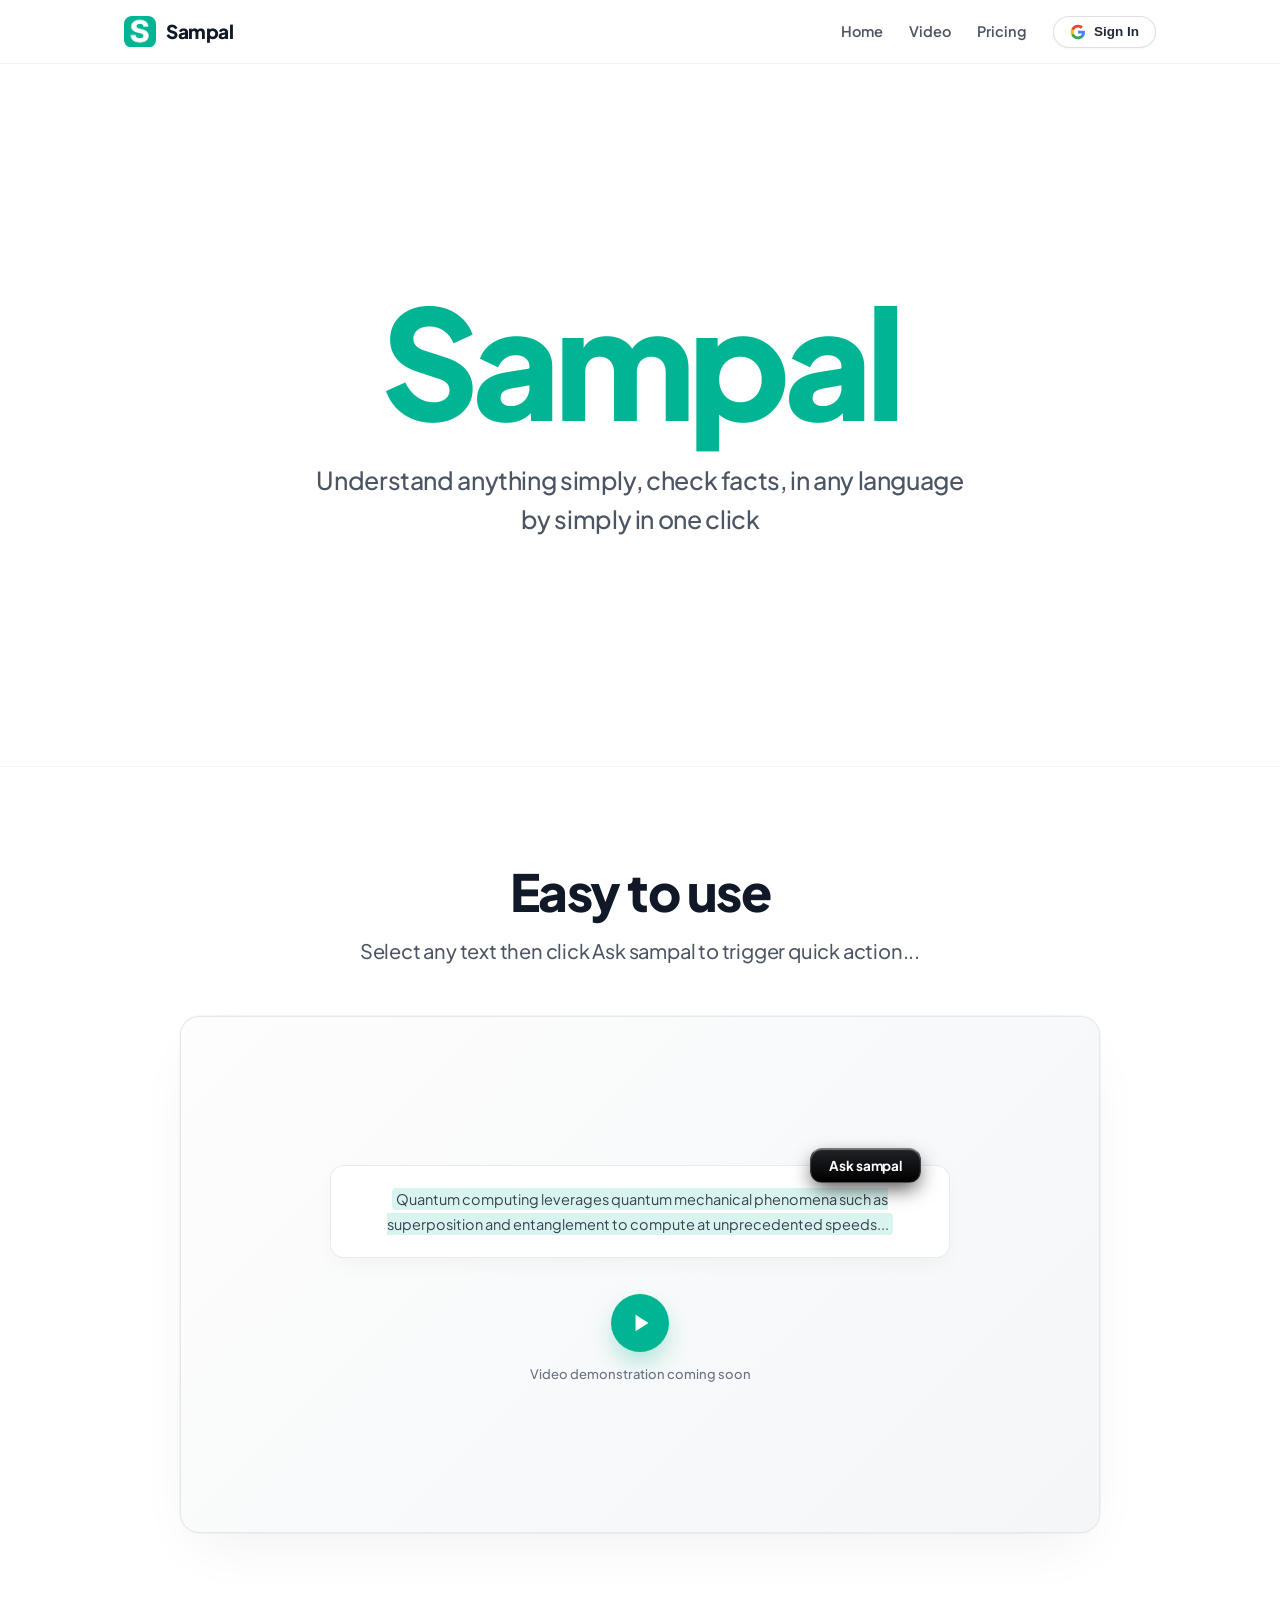
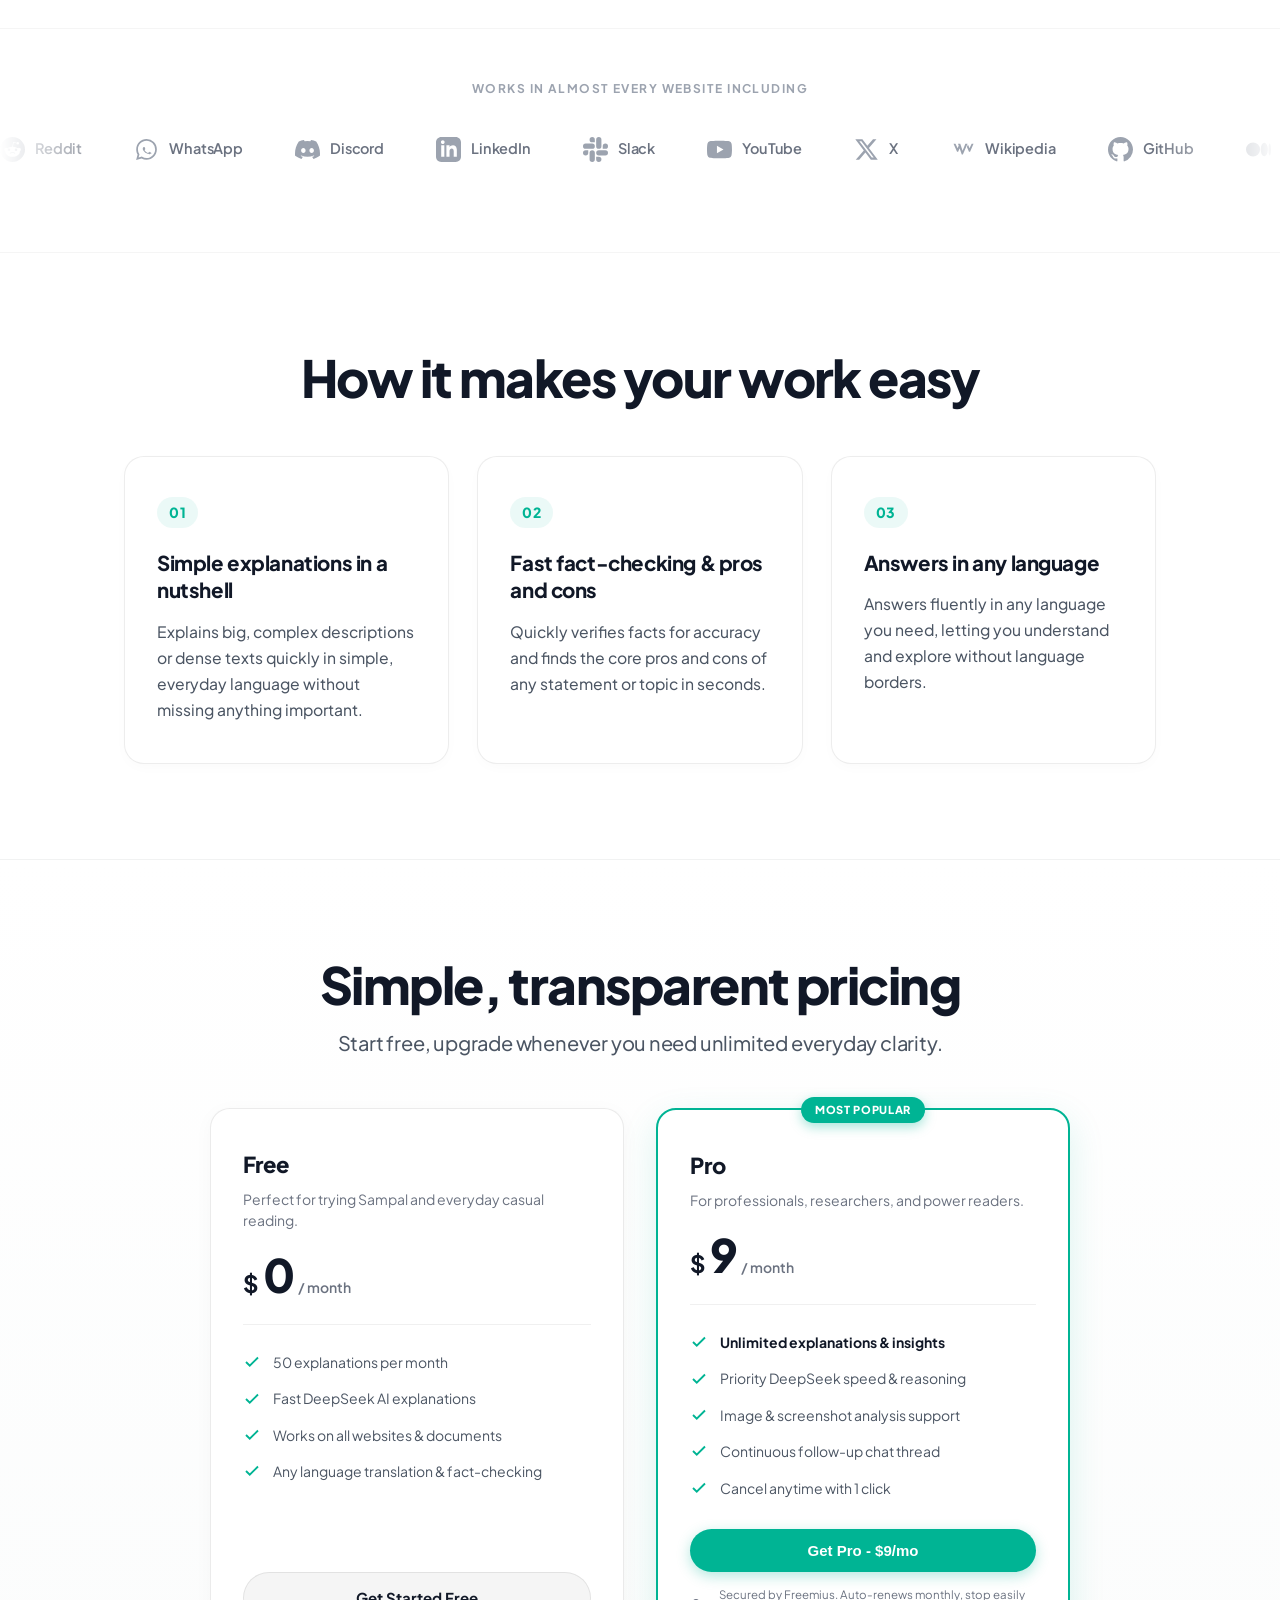
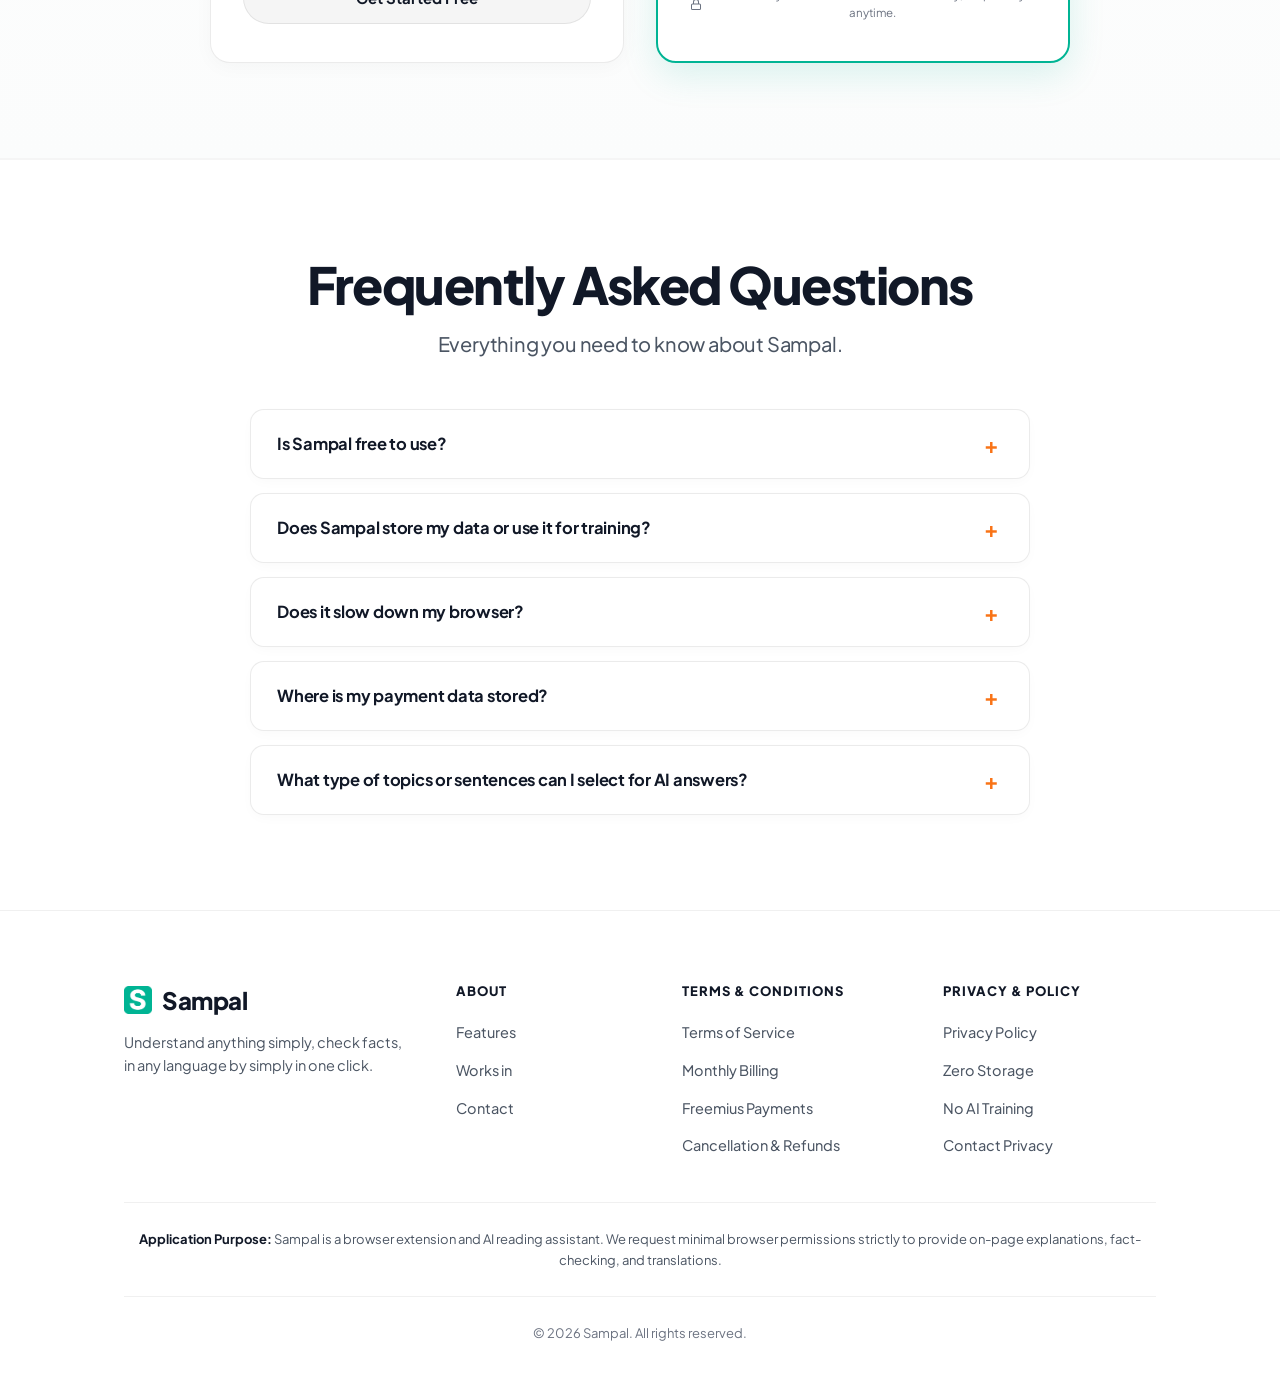
<file: index.html>
<!DOCTYPE html>
<html lang="en">
<head>
  <meta charset="UTF-8">
  <meta name="viewport" content="width=device-width, initial-scale=1.0">
  <title>Sampal - Understand anything simply</title>
  <meta name="description" content="Understand anything simply, check facts, in any language by simply in one click.">
  <link rel="icon" type="image/png" href="assets/logo.png">
  <link rel="preconnect" href="https://fonts.googleapis.com">
  <link rel="preconnect" href="https://fonts.gstatic.com" crossorigin>
  <link href="https://fonts.googleapis.com/css2?family=Plus+Jakarta+Sans:wght@400;500;600;700;800;900&display=swap" rel="stylesheet">
  <link rel="stylesheet" href="style.css?v=2">
</head>
<body>

  <!-- Top Navigation Header (Inspired by Claritly) -->
  <header class="top-nav">
    <div class="nav-container">
      <a href="#hero" class="brand-identity">
        <img src="assets/logo.png" alt="Sampal Logo" class="brand-logo" />
        <span class="brand-name">Sampal</span>
      </a>

      <!-- Header Options: Home, Video, Pricing, Profile (Claritly reference) -->
      <nav class="nav-menu" aria-label="Main Navigation">
        <a href="#hero" class="nav-link">Home</a>
        <a href="#easy-to-use" class="nav-link" id="nav-video-link">Video</a>
        <a href="#pricing" class="nav-link">Pricing</a>

        <!-- Profile / Auth Area -->
        <div class="nav-auth-wrapper" id="nav-auth-wrapper">
          <!-- Logged Out State: Sign in with Google -->
          <button class="nav-signin-btn" id="nav-signin-btn" title="Sign in with Google">
            <svg viewBox="0 0 24 24" width="16" height="16">
              <path fill="#4285F4" d="M22.56 12.25c0-.78-.07-1.53-.2-2.25H12v4.26h5.92c-.26 1.37-1.04 2.53-2.21 3.31v2.77h3.57c2.08-1.92 3.28-4.74 3.28-8.09z"/>
              <path fill="#34A853" d="M12 23c2.97 0 5.46-.98 7.28-2.66l-3.57-2.77c-.98.66-2.23 1.06-3.71 1.06-2.86 0-5.29-1.93-6.16-4.53H2.18v2.84C3.99 20.53 7.7 23 12 23z"/>
              <path fill="#FBBC05" d="M5.84 14.09c-.22-.66-.35-1.36-.35-2.09s.13-1.43.35-2.09V7.06H2.18C1.43 8.55 1 10.22 1 12s.43 3.45 1.18 4.94l2.85-2.22.81-.63z"/>
              <path fill="#EA4335" d="M12 5.38c1.62 0 3.06.56 4.21 1.64l3.15-3.15C17.45 2.09 14.97 1 12 1 7.7 1 3.99 3.47 2.18 7.06l3.66 2.84c.87-2.6 3.3-4.52 6.16-4.52z"/>
            </svg>
            <span>Sign In</span>
          </button>

          <!-- Logged In State: Claritly-style Circular Avatar Dropdown (Image 2) -->
          <div class="nav-profile-container" id="nav-profile-container" style="display: none;">
            <button class="nav-avatar-btn" id="nav-avatar-btn" title="Account profile" aria-haspopup="true" aria-expanded="false" onclick="toggleProfileDropdown(event)">
              <span class="nav-avatar-text" id="nav-avatar-text">R</span>
            </button>
            <div class="nav-profile-dropdown" id="nav-profile-dropdown">
              <div class="dropdown-user-header">
                <span class="dropdown-user-name" id="dropdown-user-name">User</span>
                <span class="dropdown-user-email" id="dropdown-user-email">user@gmail.com</span>
                <span class="dropdown-plan-tag" id="dropdown-plan-tag">FREE PLAN</span>
              </div>
              <div class="dropdown-divider"></div>
              <button class="dropdown-action-btn logout" id="dropdown-logout-btn">
                <svg viewBox="0 0 24 24" width="15" height="15" fill="none" stroke="currentColor" stroke-width="2"><path d="M9 21H5a2 2 0 0 1-2-2V5a2 2 0 0 1 2-2h4"></path><polyline points="16 17 21 12 16 7"></polyline><line x1="21" y1="12" x2="9" y2="12"></line></svg>
                <span>Log Out</span>
              </button>
            </div>
          </div>
        </div>
      </nav>
    </div>
  </header>

  <main>
    <!-- Section 1: Hero -->
    <section class="hero-section" id="hero">
      <div class="container hero-content">
        <h1 class="hero-title">Sampal</h1>
        <p class="hero-tagline">Understand anything simply, check facts, in any language by simply in one click</p>
      </div>
    </section>

    <!-- Section 2: Easy to use -->
    <section class="section easy-section" id="easy-to-use">
      <div class="container">
        <div class="section-header">
          <h2 class="section-title">Easy to use</h2>
          <p class="section-subtitle">Select any text then click Ask sampal to trigger quick action...</p>
        </div>

        <!-- Video Display Container -->
        <div class="video-container" id="video-wrapper">
          <div class="video-placeholder">
            <div class="video-mockup-content">
              <div class="sample-text-block">
                <span class="highlighted-text">Quantum computing leverages quantum mechanical phenomena such as superposition and entanglement to compute at unprecedented speeds...</span>
                <div class="ask-sampal-badge">
                  <span>Ask sampal</span>
                </div>
              </div>
              <div class="play-action-hint">
                <div class="play-button-circle">
                  <svg viewBox="0 0 24 24" fill="currentColor">
                    <polygon points="5 3 19 12 5 21 5 3"></polygon>
                  </svg>
                </div>
                <span class="video-hint-label">Video demonstration coming soon</span>
              </div>
            </div>
          </div>
        </div>
      </div>
    </section>

    <!-- Infinite Platforms Marquee Section -->
    <section class="platforms-section" id="platforms" aria-label="Supported Platforms">
      <div class="container">
        <p class="platforms-label">WORKS IN ALMOST EVERY WEBSITE INCLUDING</p>
      </div>
      <div class="marquee-container">
        <div class="marquee-track">
          <!-- Marquee Set 1 -->
          <div class="platform-chip" title="Reddit">
            <svg viewBox="0 0 24 24" fill="currentColor"><path d="M12 0A12 12 0 0 0 0 12a12 12 0 0 0 12 12 12 12 0 0 0 12-12A12 12 0 0 0 12 0zm5.01 4.744c.688 0 1.25.561 1.25 1.249a1.25 1.25 0 0 1-2.498.056l-2.597-.547-.8 3.747c1.824.07 3.48.632 4.674 1.488.308-.309.73-.491 1.207-.491.968 0 1.754.786 1.754 1.754 0 .716-.435 1.333-1.01 1.614a3.111 3.111 0 0 1 .042.52c0 2.694-3.13 4.87-7.004 4.87-3.874 0-7.004-2.176-7.004-4.87 0-.183.015-.366.043-.534A1.748 1.748 0 0 1 4.028 12c0-.968.786-1.754 1.754-1.754.463 0 .898.196 1.207.49 1.207-.883 2.878-1.43 4.744-1.487l.885-4.182a.342.342 0 0 1 .14-.197.35.35 0 0 1 .238-.042l2.906.609a1.24 1.24 0 0 1 1.108-.693zM8.617 11.084a1.22 1.22 0 1 0 0 2.439 1.22 1.22 0 0 0 0-2.439zm6.766 0a1.22 1.22 0 1 0 0 2.439 1.22 1.22 0 0 0 0-2.439zm-3.383 3.633c-1.39 0-2.439.632-2.502.696a.352.352 0 0 0 .498.498c.021-.021.905-.568 2.004-.568 1.1 0 1.984.547 2.004.568a.352.352 0 0 0 .498-.498c-.063-.064-1.112-.696-2.502-.696z"/></svg>
            <span>Reddit</span>
          </div>
          <div class="platform-chip" title="WhatsApp">
            <svg viewBox="0 0 24 24" fill="currentColor"><path d="M12.04 2c-5.46 0-9.91 4.45-9.91 9.91 0 1.75.46 3.45 1.32 4.95L2.05 22l5.25-1.38c1.45.79 3.08 1.21 4.74 1.21 5.46 0 9.91-4.45 9.91-9.91 0-2.65-1.03-5.14-2.9-7.01A9.816 9.816 0 0 0 12.04 2m.01 1.67c2.2 0 4.26.86 5.82 2.42a8.225 8.225 0 0 1 2.41 5.83c0 4.54-3.7 8.24-8.24 8.24-1.48 0-2.93-.4-4.2-1.15l-.3-.18-3.12.82.83-3.04-.2-.31a8.196 8.196 0 0 1-1.26-4.38c0-4.54 3.7-8.24 8.24-8.24m4.52 11.66c-.19.53-1.09 1.04-1.52 1.1-.4.07-.91.09-2.96-.75-1.74-.72-2.87-2.48-2.96-2.6-.08-.12-.71-.95-.71-1.81 0-.86.45-1.29.61-1.46.16-.18.35-.22.47-.22.12 0 .24 0 .34.01.11 0 .26-.04.41.31.15.36.52 1.27.57 1.36.05.1.08.21.02.34-.07.13-.1.21-.2.32-.1.12-.22.26-.31.35-.11.1-.22.21-.1.41.13.21.57.94 1.22 1.52.84.75 1.55.98 1.77 1.09.21.11.34.1.47-.05.13-.15.55-.64.7-.86.15-.22.3-.18.5-.11.21.08 1.31.62 1.54.73.22.11.37.17.43.26.05.1.05.58-.14 1.11z"/></svg>
            <span>WhatsApp</span>
          </div>
          <div class="platform-chip" title="Discord">
            <svg viewBox="0 0 24 24" fill="currentColor"><path d="M20.317 4.37a19.791 19.791 0 0 0-4.885-1.515.074.074 0 0 0-.079.037c-.21.375-.444.864-.608 1.25a18.27 18.27 0 0 0-5.487 0 12.64 12.64 0 0 0-.617-1.25.077.077 0 0 0-.079-.037A19.736 19.736 0 0 0 3.677 4.37a.07.07 0 0 0-.032.027C.533 9.046-.32 13.58.099 18.057a.082.082 0 0 0 .031.057 19.9 19.9 0 0 0 5.993 3.03.078.078 0 0 0 .084-.028c.462-.63.874-1.295 1.226-1.994.021-.041.001-.09-.041-.106a13.107 13.107 0 0 1-1.872-.892.077.077 0 0 1-.008-.128 10.2 10.2 0 0 0 .372-.292.074.074 0 0 1 .077-.01c3.929 1.793 8.18 1.793 12.061 0a.074.074 0 0 1 .078.01c.12.098.246.198.373.292a.077.077 0 0 1-.006.127 12.299 12.299 0 0 1-1.873.894.077.077 0 0 0-.041.107c.36.698.772 1.362 1.225 1.993a.076.076 0 0 0 .084.028 19.839 19.839 0 0 0 6.002-3.03.077.077 0 0 0 .032-.054c.5-5.177-.838-9.674-3.549-13.66a.061.061 0 0 0-.031-.028zM8.02 15.33c-1.183 0-2.157-1.085-2.157-2.419 0-1.333.956-2.419 2.157-2.419 1.21 0 2.176 1.096 2.157 2.42 0 1.333-.956 2.418-2.157 2.418zm7.975 0c-1.183 0-2.157-1.085-2.157-2.419 0-1.333.955-2.419 2.157-2.419 1.21 0 2.176 1.096 2.157 2.42 0 1.333-.946 2.418-2.157 2.418z"/></svg>
            <span>Discord</span>
          </div>
          <div class="platform-chip" title="LinkedIn">
            <svg viewBox="0 0 24 24" fill="currentColor"><path d="M19 0h-14c-2.761 0-5 2.239-5 5v14c0 2.761 2.239 5 5 5h14c2.762 0 5-2.239 5-5v-14c0-2.761-2.238-5-5-5zm-11 19h-3v-11h3v11zm-1.5-12.268c-.966 0-1.75-.79-1.75-1.764s.784-1.764 1.75-1.764 1.75.79 1.75 1.764-.783 1.764-1.75 1.764zm13.5 12.268h-3v-5.604c0-3.368-4-3.113-4 0v5.604h-3v-11h3v1.765c1.396-2.586 7-2.777 7 2.476v6.759z"/></svg>
            <span>LinkedIn</span>
          </div>
          <div class="platform-chip" title="Slack">
            <svg viewBox="0 0 24 24" fill="currentColor"><path d="M5.042 15.165a2.528 2.528 0 0 1-2.52 2.523A2.528 2.528 0 0 1 0 15.165a2.527 2.527 0 0 1 2.522-2.52h2.52v2.52zM6.313 15.165a2.527 2.527 0 0 1 2.521-2.52 2.527 2.527 0 0 1 2.521 2.52v6.313A2.528 2.528 0 0 1 8.834 24a2.528 2.528 0 0 1-2.521-2.522v-6.313zM8.834 5.042a2.528 2.528 0 0 1-2.521-2.52A2.528 2.528 0 0 1 8.834 0a2.528 2.528 0 0 1 2.521 2.522v2.52H8.834zM8.834 6.313a2.528 2.528 0 0 1 2.521 2.521 2.528 2.528 0 0 1-2.521 2.521H2.522A2.528 2.528 0 0 1 0 8.834a2.528 2.528 0 0 1 2.522-2.521h6.312zM18.956 8.834a2.528 2.528 0 0 1 2.522-2.521A2.528 2.528 0 0 1 24 8.834a2.528 2.528 0 0 1-2.522 2.521h-2.522V8.834zM17.688 8.834a2.528 2.528 0 0 1-2.523 2.521 2.527 2.527 0 0 1-2.52-2.521V2.522A2.527 2.527 0 0 1 15.165 0a2.528 2.528 0 0 1 2.523 2.522v6.312zM15.165 18.956a2.528 2.528 0 0 1 2.523 2.522A2.528 2.528 0 0 1 15.165 24a2.527 2.527 0 0 1-2.52-2.522v-2.522h2.52zM15.165 17.688a2.527 2.527 0 0 1-2.52-2.523 2.526 2.526 0 0 1 2.52-2.52h6.313A2.527 2.527 0 0 1 24 15.165a2.528 2.528 0 0 1-2.522 2.523h-6.313z"/></svg>
            <span>Slack</span>
          </div>
          <div class="platform-chip" title="YouTube">
            <svg viewBox="0 0 24 24" fill="currentColor"><path d="M23.498 6.186a3.016 3.016 0 0 0-2.122-2.136C19.505 3.545 12 3.545 12 3.545s-7.505 0-9.377.505A3.017 3.017 0 0 0 .502 6.186C0 8.07 0 12 0 12s0 3.93.502 5.814a3.016 3.016 0 0 0 2.122 2.136c1.871.505 9.376.505 9.376.505s7.505 0 9.377-.505a3.015 3.015 0 0 0 2.122-2.136C24 15.93 24 12 24 12s0-3.93-.502-5.814zM9.545 15.568V8.432L15.818 12l-6.273 3.568z"/></svg>
            <span>YouTube</span>
          </div>
          <div class="platform-chip" title="X (Twitter)">
            <svg viewBox="0 0 24 24" fill="currentColor"><path d="M18.244 2.25h3.308l-7.227 8.26 8.502 11.24H16.17l-5.214-6.817L4.99 21.75H1.68l7.73-8.835L1.254 2.25H8.08l4.713 6.231zm-1.161 17.52h1.833L7.084 4.126H5.117z"/></svg>
            <span>X</span>
          </div>
          <div class="platform-chip" title="Wikipedia">
            <svg viewBox="0 0 24 24" fill="currentColor"><path d="M12.09 13.114l2.646-6.68h2.09l-4.464 10.37h-1.077L7.697 6.434h2.152l2.241 6.68zm8.685-6.68h1.825l-3.327 7.747h-1.057l-1.956-4.665.986-2.428 1.488 3.593 2.041-4.247zM3.4 6.434h1.865l2.04 4.247 1.489-3.593.986 2.428-1.957 4.665H6.766L3.4 6.434z"/></svg>
            <span>Wikipedia</span>
          </div>
          <div class="platform-chip" title="GitHub">
            <svg viewBox="0 0 24 24" fill="currentColor"><path d="M12 0C5.37 0 0 5.37 0 12c0 5.31 3.435 9.795 8.205 11.385.6.105.825-.255.825-.57 0-.285-.015-1.23-.015-2.235-3.015.555-3.795-.735-4.035-1.41-.135-.345-.72-1.41-1.23-1.695-.42-.225-1.02-.78-.015-.795.945-.015 1.62.87 1.845 1.23 1.08 1.815 2.805 1.305 3.495.99.105-.78.42-1.305.765-1.605-2.67-.3-5.46-1.335-5.46-5.925 0-1.305.465-2.385 1.23-3.225-.12-.3-.54-1.53.12-3.18 0 0 1.005-.315 3.3 1.23.96-.27 1.98-.405 3-.405s2.04.135 3 .405c2.295-1.56 3.3-1.23 3.3-1.23.66 1.65.24 2.88.12 3.18.765.84 1.23 1.905 1.23 3.225 0 4.605-2.805 5.625-5.475 5.925.435.375.81 1.095.81 2.22 0 1.605-.015 2.895-.015 3.3 0 .315.225.69.825.57A12.02 12.02 0 0 0 24 12c0-6.63-5.37-12-12-12z"/></svg>
            <span>GitHub</span>
          </div>
          <div class="platform-chip" title="Medium">
            <svg viewBox="0 0 24 24" fill="currentColor"><path d="M13.54 12a6.8 6.8 0 0 1-6.77 6.82A6.8 6.8 0 0 1 0 12a6.8 6.8 0 0 1 6.77-6.82A6.8 6.8 0 0 1 13.54 12zM20.96 12c0 3.54-1.51 6.42-3.38 6.42-1.87 0-3.39-2.88-3.39-6.42s1.52-6.42 3.39-6.42 3.38 2.88 3.38 6.42M24 12c0 3.17-.53 5.75-1.19 5.75-.66 0-1.19-2.58-1.19-5.75s.53-5.75 1.19-5.75C23.47 6.25 24 8.83 24 12z"/></svg>
            <span>Medium</span>
          </div>

          <!-- Duplicate Set for Seamless Infinity Loop -->
          <div class="platform-chip" title="Reddit">
            <svg viewBox="0 0 24 24" fill="currentColor"><path d="M12 0A12 12 0 0 0 0 12a12 12 0 0 0 12 12 12 12 0 0 0 12-12A12 12 0 0 0 12 0zm5.01 4.744c.688 0 1.25.561 1.25 1.249a1.25 1.25 0 0 1-2.498.056l-2.597-.547-.8 3.747c1.824.07 3.48.632 4.674 1.488.308-.309.73-.491 1.207-.491.968 0 1.754.786 1.754 1.754 0 .716-.435 1.333-1.01 1.614a3.111 3.111 0 0 1 .042.52c0 2.694-3.13 4.87-7.004 4.87-3.874 0-7.004-2.176-7.004-4.87 0-.183.015-.366.043-.534A1.748 1.748 0 0 1 4.028 12c0-.968.786-1.754 1.754-1.754.463 0 .898.196 1.207.49 1.207-.883 2.878-1.43 4.744-1.487l.885-4.182a.342.342 0 0 1 .14-.197.35.35 0 0 1 .238-.042l2.906.609a1.24 1.24 0 0 1 1.108-.693zM8.617 11.084a1.22 1.22 0 1 0 0 2.439 1.22 1.22 0 0 0 0-2.439zm6.766 0a1.22 1.22 0 1 0 0 2.439 1.22 1.22 0 0 0 0-2.439zm-3.383 3.633c-1.39 0-2.439.632-2.502.696a.352.352 0 0 0 .498.498c.021-.021.905-.568 2.004-.568 1.1 0 1.984.547 2.004.568a.352.352 0 0 0 .498-.498c-.063-.064-1.112-.696-2.502-.696z"/></svg>
            <span>Reddit</span>
          </div>
          <div class="platform-chip" title="WhatsApp">
            <svg viewBox="0 0 24 24" fill="currentColor"><path d="M12.04 2c-5.46 0-9.91 4.45-9.91 9.91 0 1.75.46 3.45 1.32 4.95L2.05 22l5.25-1.38c1.45.79 3.08 1.21 4.74 1.21 5.46 0 9.91-4.45 9.91-9.91 0-2.65-1.03-5.14-2.9-7.01A9.816 9.816 0 0 0 12.04 2m.01 1.67c2.2 0 4.26.86 5.82 2.42a8.225 8.225 0 0 1 2.41 5.83c0 4.54-3.7 8.24-8.24 8.24-1.48 0-2.93-.4-4.2-1.15l-.3-.18-3.12.82.83-3.04-.2-.31a8.196 8.196 0 0 1-1.26-4.38c0-4.54 3.7-8.24 8.24-8.24m4.52 11.66c-.19.53-1.09 1.04-1.52 1.1-.4.07-.91.09-2.96-.75-1.74-.72-2.87-2.48-2.96-2.6-.08-.12-.71-.95-.71-1.81 0-.86.45-1.29.61-1.46.16-.18.35-.22.47-.22.12 0 .24 0 .34.01.11 0 .26-.04.41.31.15.36.52 1.27.57 1.36.05.1.08.21.02.34-.07.13-.1.21-.2.32-.1.12-.22.26-.31.35-.11.1-.22.21-.1.41.13.21.57.94 1.22 1.52.84.75 1.55.98 1.77 1.09.21.11.34.1.47-.05.13-.15.55-.64.7-.86.15-.22.3-.18.5-.11.21.08 1.31.62 1.54.73.22.11.37.17.43.26.05.1.05.58-.14 1.11z"/></svg>
            <span>WhatsApp</span>
          </div>
          <div class="platform-chip" title="Discord">
            <svg viewBox="0 0 24 24" fill="currentColor"><path d="M20.317 4.37a19.791 19.791 0 0 0-4.885-1.515.074.074 0 0 0-.079.037c-.21.375-.444.864-.608 1.25a18.27 18.27 0 0 0-5.487 0 12.64 12.64 0 0 0-.617-1.25.077.077 0 0 0-.079-.037A19.736 19.736 0 0 0 3.677 4.37a.07.07 0 0 0-.032.027C.533 9.046-.32 13.58.099 18.057a.082.082 0 0 0 .031.057 19.9 19.9 0 0 0 5.993 3.03.078.078 0 0 0 .084-.028c.462-.63.874-1.295 1.226-1.994.021-.041.001-.09-.041-.106a13.107 13.107 0 0 1-1.872-.892.077.077 0 0 1-.008-.128 10.2 10.2 0 0 0 .372-.292.074.074 0 0 1 .077-.01c3.929 1.793 8.18 1.793 12.061 0a.074.074 0 0 1 .078.01c.12.098.246.198.373.292a.077.077 0 0 1-.006.127 12.299 12.299 0 0 1-1.873.894.077.077 0 0 0-.041.107c.36.698.772 1.362 1.225 1.993a.076.076 0 0 0 .084.028 19.839 19.839 0 0 0 6.002-3.03.077.077 0 0 0 .032-.054c.5-5.177-.838-9.674-3.549-13.66a.061.061 0 0 0-.031-.028zM8.02 15.33c-1.183 0-2.157-1.085-2.157-2.419 0-1.333.956-2.419 2.157-2.419 1.21 0 2.176 1.096 2.157 2.42 0 1.333-.956 2.418-2.157 2.418zm7.975 0c-1.183 0-2.157-1.085-2.157-2.419 0-1.333.955-2.419 2.157-2.419 1.21 0 2.176 1.096 2.157 2.42 0 1.333-.946 2.418-2.157 2.418z"/></svg>
            <span>Discord</span>
          </div>
          <div class="platform-chip" title="LinkedIn">
            <svg viewBox="0 0 24 24" fill="currentColor"><path d="M19 0h-14c-2.761 0-5 2.239-5 5v14c0 2.761 2.239 5 5 5h14c2.762 0 5-2.239 5-5v-14c0-2.761-2.238-5-5-5zm-11 19h-3v-11h3v11zm-1.5-12.268c-.966 0-1.75-.79-1.75-1.764s.784-1.764 1.75-1.764 1.75.79 1.75 1.764-.783 1.764-1.75 1.764zm13.5 12.268h-3v-5.604c0-3.368-4-3.113-4 0v5.604h-3v-11h3v1.765c1.396-2.586 7-2.777 7 2.476v6.759z"/></svg>
            <span>LinkedIn</span>
          </div>
          <div class="platform-chip" title="Slack">
            <svg viewBox="0 0 24 24" fill="currentColor"><path d="M5.042 15.165a2.528 2.528 0 0 1-2.52 2.523A2.528 2.528 0 0 1 0 15.165a2.527 2.527 0 0 1 2.522-2.52h2.52v2.52zM6.313 15.165a2.527 2.527 0 0 1 2.521-2.52 2.527 2.527 0 0 1 2.521 2.52v6.313A2.528 2.528 0 0 1 8.834 24a2.528 2.528 0 0 1-2.521-2.522v-6.313zM8.834 5.042a2.528 2.528 0 0 1-2.521-2.52A2.528 2.528 0 0 1 8.834 0a2.528 2.528 0 0 1 2.521 2.522v2.52H8.834zM8.834 6.313a2.528 2.528 0 0 1 2.521 2.521 2.528 2.528 0 0 1-2.521 2.521H2.522A2.528 2.528 0 0 1 0 8.834a2.528 2.528 0 0 1 2.522-2.521h6.312zM18.956 8.834a2.528 2.528 0 0 1 2.522-2.521A2.528 2.528 0 0 1 24 8.834a2.528 2.528 0 0 1-2.522 2.521h-2.522V8.834zM17.688 8.834a2.528 2.528 0 0 1-2.523 2.521 2.527 2.527 0 0 1-2.52-2.521V2.522A2.527 2.527 0 0 1 15.165 0a2.528 2.528 0 0 1 2.523 2.522v6.312zM15.165 18.956a2.528 2.528 0 0 1 2.523 2.522A2.528 2.528 0 0 1 15.165 24a2.527 2.527 0 0 1-2.52-2.522v-2.522h2.52zM15.165 17.688a2.527 2.527 0 0 1-2.52-2.523 2.526 2.526 0 0 1 2.52-2.52h6.313A2.527 2.527 0 0 1 24 15.165a2.528 2.528 0 0 1-2.522 2.523h-6.313z"/></svg>
            <span>Slack</span>
          </div>
          <div class="platform-chip" title="YouTube">
            <svg viewBox="0 0 24 24" fill="currentColor"><path d="M23.498 6.186a3.016 3.016 0 0 0-2.122-2.136C19.505 3.545 12 3.545 12 3.545s-7.505 0-9.377.505A3.017 3.017 0 0 0 .502 6.186C0 8.07 0 12 0 12s0 3.93.502 5.814a3.016 3.016 0 0 0 2.122 2.136c1.871.505 9.376.505 9.376.505s7.505 0 9.377-.505a3.015 3.015 0 0 0 2.122-2.136C24 15.93 24 12 24 12s0-3.93-.502-5.814zM9.545 15.568V8.432L15.818 12l-6.273 3.568z"/></svg>
            <span>YouTube</span>
          </div>
          <div class="platform-chip" title="X (Twitter)">
            <svg viewBox="0 0 24 24" fill="currentColor"><path d="M18.244 2.25h3.308l-7.227 8.26 8.502 11.24H16.17l-5.214-6.817L4.99 21.75H1.68l7.73-8.835L1.254 2.25H8.08l4.713 6.231zm-1.161 17.52h1.833L7.084 4.126H5.117z"/></svg>
            <span>X</span>
          </div>
          <div class="platform-chip" title="Wikipedia">
            <svg viewBox="0 0 24 24" fill="currentColor"><path d="M12.09 13.114l2.646-6.68h2.09l-4.464 10.37h-1.077L7.697 6.434h2.152l2.241 6.68zm8.685-6.68h1.825l-3.327 7.747h-1.057l-1.956-4.665.986-2.428 1.488 3.593 2.041-4.247zM3.4 6.434h1.865l2.04 4.247 1.489-3.593.986 2.428-1.957 4.665H6.766L3.4 6.434z"/></svg>
            <span>Wikipedia</span>
          </div>
          <div class="platform-chip" title="GitHub">
            <svg viewBox="0 0 24 24" fill="currentColor"><path d="M12 0C5.37 0 0 5.37 0 12c0 5.31 3.435 9.795 8.205 11.385.6.105.825-.255.825-.57 0-.285-.015-1.23-.015-2.235-3.015.555-3.795-.735-4.035-1.41-.135-.345-.72-1.41-1.23-1.695-.42-.225-1.02-.78-.015-.795.945-.015 1.62.87 1.845 1.23 1.08 1.815 2.805 1.305 3.495.99.105-.78.42-1.305.765-1.605-2.67-.3-5.46-1.335-5.46-5.925 0-1.305.465-2.385 1.23-3.225-.12-.3-.54-1.53.12-3.18 0 0 1.005-.315 3.3 1.23.96-.27 1.98-.405 3-.405s2.04.135 3 .405c2.295-1.56 3.3-1.23 3.3-1.23.66 1.65.24 2.88.12 3.18.765.84 1.23 1.905 1.23 3.225 0 4.605-2.805 5.625-5.475 5.925.435.375.81 1.095.81 2.22 0 1.605-.015 2.895-.015 3.3 0 .315.225.69.825.57A12.02 12.02 0 0 0 24 12c0-6.63-5.37-12-12-12z"/></svg>
            <span>GitHub</span>
          </div>
          <div class="platform-chip" title="Medium">
            <svg viewBox="0 0 24 24" fill="currentColor"><path d="M13.54 12a6.8 6.8 0 0 1-6.77 6.82A6.8 6.8 0 0 1 0 12a6.8 6.8 0 0 1 6.77-6.82A6.8 6.8 0 0 1 13.54 12zM20.96 12c0 3.54-1.51 6.42-3.38 6.42-1.87 0-3.39-2.88-3.39-6.42s1.52-6.42 3.39-6.42 3.38 2.88 3.38 6.42M24 12c0 3.17-.53 5.75-1.19 5.75-.66 0-1.19-2.58-1.19-5.75s.53-5.75 1.19-5.75C23.47 6.25 24 8.83 24 12z"/></svg>
            <span>Medium</span>
          </div>
        </div>
      </div>
    </section>

    <!-- Section 3: How it makes your work easy -->
    <section class="section benefits-section" id="features">
      <div class="container">
        <div class="section-header">
          <h2 class="section-title">How it makes your work easy</h2>
        </div>

        <div class="benefits-grid">
          <!-- Point 1 -->
          <div class="benefit-card">
            <div class="benefit-number">01</div>
            <h3 class="benefit-heading">Simple explanations in a nutshell</h3>
            <p class="benefit-description">
              Explains big, complex descriptions or dense texts quickly in simple, everyday language without missing anything important.
            </p>
          </div>

          <!-- Point 2 -->
          <div class="benefit-card">
            <div class="benefit-number">02</div>
            <h3 class="benefit-heading">Fast fact-checking & pros and cons</h3>
            <p class="benefit-description">
              Quickly verifies facts for accuracy and finds the core pros and cons of any statement or topic in seconds.
            </p>
          </div>

          <!-- Point 3 -->
          <div class="benefit-card">
            <div class="benefit-number">03</div>
            <h3 class="benefit-heading">Answers in any language</h3>
            <p class="benefit-description">
              Answers fluently in any language you need, letting you understand and explore without language borders.
            </p>
          </div>
        </div>
      </div>
    </section>

    <!-- Section: Pricing Plans ($0 Free & $9 Pro) -->
    <section class="section pricing-section" id="pricing">
      <div class="container">
        <div class="section-header">
          <h2 class="section-title">Simple, transparent pricing</h2>
          <p class="section-subtitle">Start free, upgrade whenever you need unlimited everyday clarity.</p>
        </div>

        <div class="pricing-grid">
          <!-- Free Plan Card -->
          <div class="pricing-card">
            <div class="pricing-plan-header">
              <h3 class="plan-name">Free</h3>
              <p class="plan-desc">Perfect for trying Sampal and everyday casual reading.</p>
            </div>
            <div class="plan-price-wrap">
              <span class="plan-currency">$</span>
              <span class="plan-amount">0</span>
              <span class="plan-period">/ month</span>
            </div>
            <ul class="plan-features">
              <li>
                <svg viewBox="0 0 24 24" class="check-icon"><polyline points="20 6 9 17 4 12"></polyline></svg>
                <span>50 explanations per month</span>
              </li>
              <li>
                <svg viewBox="0 0 24 24" class="check-icon"><polyline points="20 6 9 17 4 12"></polyline></svg>
                <span>Fast DeepSeek AI explanations</span>
              </li>
              <li>
                <svg viewBox="0 0 24 24" class="check-icon"><polyline points="20 6 9 17 4 12"></polyline></svg>
                <span>Works on all websites & documents</span>
              </li>
              <li>
                <svg viewBox="0 0 24 24" class="check-icon"><polyline points="20 6 9 17 4 12"></polyline></svg>
                <span>Any language translation & fact-checking</span>
              </li>
            </ul>
            <a href="#hero" class="plan-btn btn-secondary">Get Started Free</a>
          </div>

          <!-- Pro Plan Card ($9 / mo) -->
          <div class="pricing-card featured">
            <div class="popular-tag">MOST POPULAR</div>
            <div class="pricing-plan-header">
              <h3 class="plan-name">Pro</h3>
              <p class="plan-desc">For professionals, researchers, and power readers.</p>
            </div>
            <div class="plan-price-wrap">
              <span class="plan-currency">$</span>
              <span class="plan-amount">9</span>
              <span class="plan-period">/ month</span>
            </div>
            <ul class="plan-features">
              <li>
                <svg viewBox="0 0 24 24" class="check-icon"><polyline points="20 6 9 17 4 12"></polyline></svg>
                <strong>Unlimited explanations & insights</strong>
              </li>
              <li>
                <svg viewBox="0 0 24 24" class="check-icon"><polyline points="20 6 9 17 4 12"></polyline></svg>
                <span>Priority DeepSeek speed & reasoning</span>
              </li>
              <li>
                <svg viewBox="0 0 24 24" class="check-icon"><polyline points="20 6 9 17 4 12"></polyline></svg>
                <span>Image & screenshot analysis support</span>
              </li>
              <li>
                <svg viewBox="0 0 24 24" class="check-icon"><polyline points="20 6 9 17 4 12"></polyline></svg>
                <span>Continuous follow-up chat thread</span>
              </li>
              <li>
                <svg viewBox="0 0 24 24" class="check-icon"><polyline points="20 6 9 17 4 12"></polyline></svg>
                <span>Cancel anytime with 1 click</span>
              </li>
            </ul>
            <button class="plan-btn btn-primary" id="buy-pro-btn">Get Pro - $9/mo</button>
            <div class="payment-guarantee">
              <svg viewBox="0 0 24 24" width="13" height="13" fill="none" stroke="currentColor" stroke-width="2"><rect x="3" y="11" width="18" height="11" rx="2" ry="2"></rect><path d="M7 11V7a5 5 0 0 1 10 0v4"></path></svg>
              <span>Secured by Freemius. Auto-renews monthly, stop easily anytime.</span>
            </div>
          </div>
        </div>
      </div>
    </section>

    <!-- Section 4: Frequently Asked Questions (FAQ) -->
    <section class="section faq-section" id="faq">
      <div class="container">
        <div class="section-header">
          <h2 class="section-title">Frequently Asked Questions</h2>
          <p class="section-subtitle">Everything you need to know about Sampal.</p>
        </div>

        <div class="faq-list">
          <!-- FAQ Item 1 -->
          <div class="faq-item">
            <button class="faq-question" aria-expanded="false">
              <span>Is Sampal free to use?</span>
              <span class="faq-icon" aria-hidden="true">+</span>
            </button>
            <div class="faq-answer">
              <p>Yes, you can try and use Sampal freely with generous daily limits. If you need higher usage and unlimited AI clarity, affordable premium plans are available.</p>
            </div>
          </div>

          <!-- FAQ Item 2 -->
          <div class="faq-item">
            <button class="faq-question" aria-expanded="false">
              <span>Does Sampal store my data or use it for training?</span>
              <span class="faq-icon" aria-hidden="true">+</span>
            </button>
            <div class="faq-answer">
              <p>No. We respect your privacy completely. Sampal never stores your selected text, browsing history, or private data, and none of your inputs are ever used to train public AI models.</p>
            </div>
          </div>

          <!-- FAQ Item 3 -->
          <div class="faq-item">
            <button class="faq-question" aria-expanded="false">
              <span>Does it slow down my browser?</span>
              <span class="faq-icon" aria-hidden="true">+</span>
            </button>
            <div class="faq-answer">
              <p>Not at all. Sampal is ultralightweight (less than 1 MB). It operates with zero background CPU usage when idle and only runs when you actively select text or click Ask sampal.</p>
            </div>
          </div>

          <!-- FAQ Item 4 -->
          <div class="faq-item">
            <button class="faq-question" aria-expanded="false">
              <span>Where is my payment data stored?</span>
              <span class="faq-icon" aria-hidden="true">+</span>
            </button>
            <div class="faq-answer">
              <p>We use Freemius, a trusted, industry-standard, and PCI-compliant secure payment platform. Your payment information is never stored or handled on our servers.</p>
            </div>
          </div>

          <!-- FAQ Item 5 -->
          <div class="faq-item">
            <button class="faq-question" aria-expanded="false">
              <span>What type of topics or sentences can I select for AI answers?</span>
              <span class="faq-icon" aria-hidden="true">+</span>
            </button>
            <div class="faq-answer">
              <p>Any topic! From heavy technical articles, financial news, and academic papers to legal terms, casual forums, and foreign languages — Sampal can explain, summarize, or fact-check anything in one click.</p>
            </div>
          </div>
        </div>
      </div>
    </section>
  </main>

  <!-- Expanded Startup Multi-Column Footer -->
  <footer class="site-footer">
    <div class="container">
      <div class="footer-main-grid">
        <!-- Brand & Tagline Column -->
        <div class="footer-brand-col">
          <a href="index.html" class="footer-brand-title">
            <img src="assets/logo.png" alt="Sampal" class="footer-brand-logo" />
            <span>Sampal</span>
          </a>
          <p class="footer-brand-tagline">
            Understand anything simply, check facts, in any language by simply in one click.
          </p>
        </div>

        <!-- ABOUT Column -->
        <div class="footer-links-col">
          <h4 class="footer-col-heading">ABOUT</h4>
          <ul class="footer-nav-list">
            <li><a href="#features" class="footer-nav-link">Features</a></li>
            <li><a href="#platforms" class="footer-nav-link">Works in</a></li>
            <li><a href="mailto:buildwithrayan7@gmail.com" class="footer-nav-link">Contact</a></li>
          </ul>
        </div>

        <!-- TERMS & CONDITIONS Column -->
        <div class="footer-links-col">
          <h4 class="footer-col-heading">TERMS & CONDITIONS</h4>
          <ul class="footer-nav-list">
            <li><a href="terms.html" class="footer-nav-link">Terms of Service</a></li>
            <li><a href="terms.html#billing" class="footer-nav-link">Monthly Billing</a></li>
            <li><a href="terms.html#payments" class="footer-nav-link">Freemius Payments</a></li>
            <li><a href="terms.html#cancellation" class="footer-nav-link">Cancellation & Refunds</a></li>
          </ul>
        </div>

        <!-- PRIVACY & POLICY Column -->
        <div class="footer-links-col">
          <h4 class="footer-col-heading">PRIVACY & POLICY</h4>
          <ul class="footer-nav-list">
            <li><a href="privacy.html" class="footer-nav-link">Privacy Policy</a></li>
            <li><a href="privacy.html#zero-storage" class="footer-nav-link">Zero Storage</a></li>
            <li><a href="privacy.html#zero-training" class="footer-nav-link">No AI Training</a></li>
            <li><a href="privacy.html#contact" class="footer-nav-link">Contact Privacy</a></li>
          </ul>
        </div>
      </div>

      <hr class="footer-divider" />

      <!-- Application Purpose Statement -->
      <div class="footer-purpose-box">
        <p class="footer-purpose-text">
          <span class="footer-purpose-strong">Application Purpose:</span> Sampal is a browser extension and AI reading assistant. We request minimal browser permissions strictly to provide on-page explanations, fact-checking, and translations.
        </p>
      </div>

      <hr class="footer-divider" />

      <!-- Copyright -->
      <div class="footer-bottom">
        <p class="footer-copyright">© 2026 Sampal. All rights reserved.</p>
      </div>
    </div>
  </footer>

  <script src="app.js?v=2"></script>
</body>
</html>
</file>
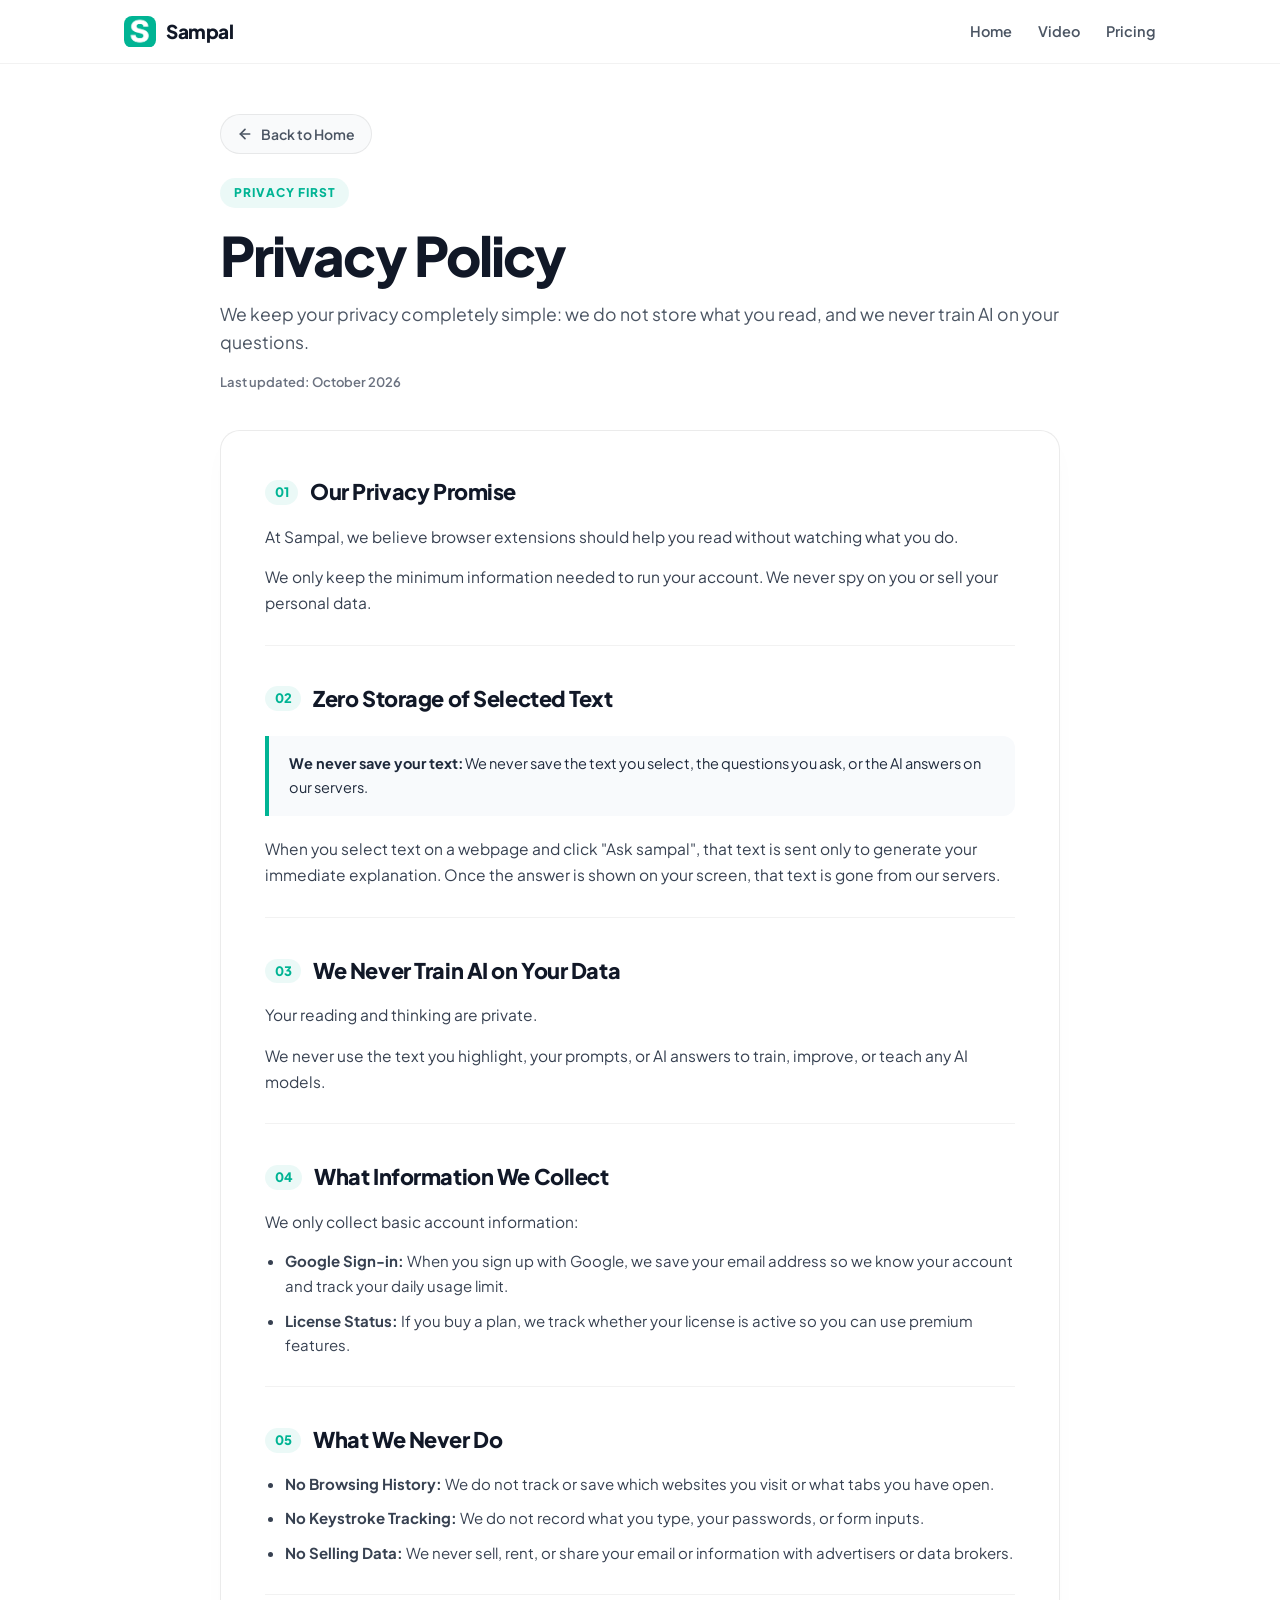
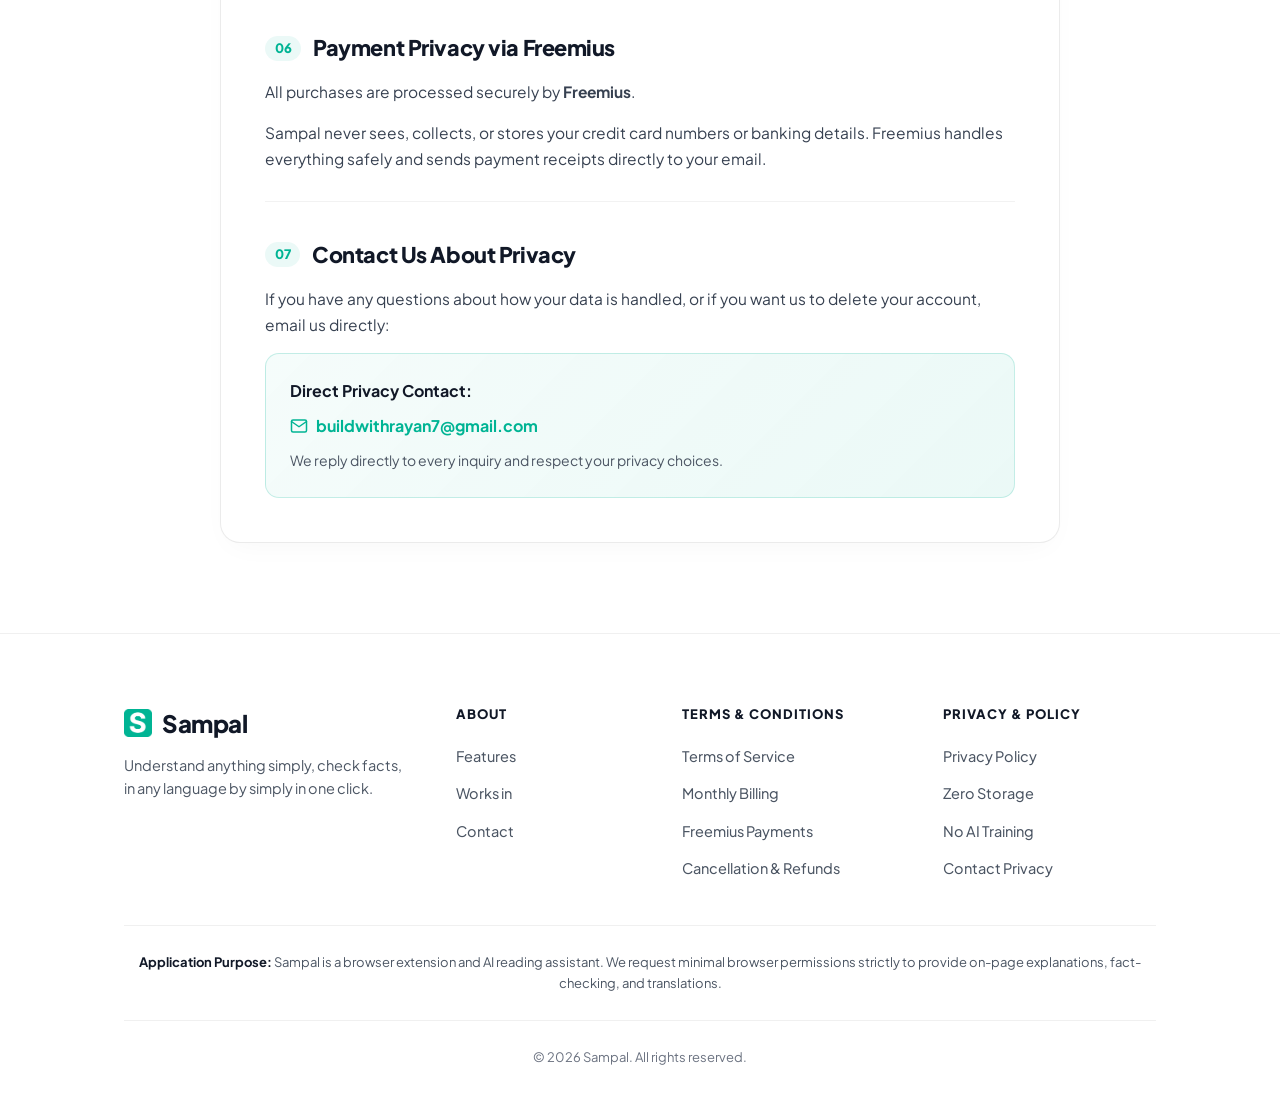
<file: privacy.html>
<!DOCTYPE html>
<html lang="en">
<head>
  <meta charset="UTF-8">
  <meta name="viewport" content="width=device-width, initial-scale=1.0">
  <title>Privacy Policy - Sampal</title>
  <meta name="description" content="Simple, transparent Privacy Policy for Sampal - zero text storage, no AI training on your questions, and secure payments with Freemius.">
  <link rel="icon" type="image/png" href="assets/logo.png">
  <link rel="preconnect" href="https://fonts.googleapis.com">
  <link rel="preconnect" href="https://fonts.gstatic.com" crossorigin>
  <link href="https://fonts.googleapis.com/css2?family=Plus+Jakarta+Sans:wght@400;500;600;700;800;900&display=swap" rel="stylesheet">
  <link rel="stylesheet" href="style.css">
</head>
<body>

  <!-- Top Navigation Header -->
  <header class="top-nav">
    <div class="nav-container">
      <a href="index.html" class="brand-identity" title="Return to Sampal Homepage">
        <img src="assets/logo.png" alt="Sampal Logo" class="brand-logo" />
        <span class="brand-name">Sampal</span>
      </a>

      <nav class="nav-menu" aria-label="Main Navigation">
        <a href="index.html#hero" class="nav-link">Home</a>
        <a href="index.html#easy-to-use" class="nav-link">Video</a>
        <a href="index.html#pricing" class="nav-link">Pricing</a>
      </nav>
    </div>
  </header>

  <!-- Legal Main Content -->
  <main class="legal-main">
    <div class="container">
      <div class="legal-header-area">
        <div class="legal-back-nav">
          <a href="index.html" class="back-home-btn">
            <svg width="16" height="16" viewBox="0 0 24 24" fill="none" stroke="currentColor" stroke-width="2.5" stroke-linecap="round" stroke-linejoin="round">
              <line x1="19" y1="12" x2="5" y2="12"></line>
              <polyline points="12 19 5 12 12 5"></polyline>
            </svg>
            Back to Home
          </a>
        </div>
        <span class="legal-badge">Privacy First</span>
        <h1 class="legal-page-title">Privacy Policy</h1>
        <p class="legal-page-subtitle">
          We keep your privacy completely simple: we do not store what you read, and we never train AI on your questions.
        </p>
        <span class="legal-update-date">Last updated: October 2026</span>
      </div>

      <div class="legal-content-card">
        <!-- Section 1 -->
        <article class="legal-article-section" id="promise">
          <h2 class="legal-article-title">
            <span class="legal-section-num">01</span>
            Our Privacy Promise
          </h2>
          <p class="legal-p">
            At Sampal, we believe browser extensions should help you read without watching what you do.
          </p>
          <p class="legal-p">
            We only keep the minimum information needed to run your account. We never spy on you or sell your personal data.
          </p>
        </article>

        <!-- Section 2 -->
        <article class="legal-article-section" id="zero-storage">
          <h2 class="legal-article-title">
            <span class="legal-section-num">02</span>
            Zero Storage of Selected Text
          </h2>
          <div class="legal-highlight-box">
            <p>
              <strong>We never save your text:</strong> We never save the text you select, the questions you ask, or the AI answers on our servers.
            </p>
          </div>
          <p class="legal-p">
            When you select text on a webpage and click "Ask sampal", that text is sent only to generate your immediate explanation. Once the answer is shown on your screen, that text is gone from our servers.
          </p>
        </article>

        <!-- Section 3 -->
        <article class="legal-article-section" id="zero-training">
          <h2 class="legal-article-title">
            <span class="legal-section-num">03</span>
            We Never Train AI on Your Data
          </h2>
          <p class="legal-p">
            Your reading and thinking are private.
          </p>
          <p class="legal-p">
            We never use the text you highlight, your prompts, or AI answers to train, improve, or teach any AI models.
          </p>
        </article>

        <!-- Section 4 -->
        <article class="legal-article-section" id="data-collected">
          <h2 class="legal-article-title">
            <span class="legal-section-num">04</span>
            What Information We Collect
          </h2>
          <p class="legal-p">
            We only collect basic account information:
          </p>
          <ul class="legal-list">
            <li>
              <strong>Google Sign-in:</strong> When you sign up with Google, we save your email address so we know your account and track your daily usage limit.
            </li>
            <li>
              <strong>License Status:</strong> If you buy a plan, we track whether your license is active so you can use premium features.
            </li>
          </ul>
        </article>

        <!-- Section 5 -->
        <article class="legal-article-section" id="no-tracking">
          <h2 class="legal-article-title">
            <span class="legal-section-num">05</span>
            What We Never Do
          </h2>
          <ul class="legal-list">
            <li><strong>No Browsing History:</strong> We do not track or save which websites you visit or what tabs you have open.</li>
            <li><strong>No Keystroke Tracking:</strong> We do not record what you type, your passwords, or form inputs.</li>
            <li><strong>No Selling Data:</strong> We never sell, rent, or share your email or information with advertisers or data brokers.</li>
          </ul>
        </article>

        <!-- Section 6 -->
        <article class="legal-article-section" id="payments">
          <h2 class="legal-article-title">
            <span class="legal-section-num">06</span>
            Payment Privacy via Freemius
          </h2>
          <p class="legal-p">
            All purchases are processed securely by <strong>Freemius</strong>.
          </p>
          <p class="legal-p">
            Sampal never sees, collects, or stores your credit card numbers or banking details. Freemius handles everything safely and sends payment receipts directly to your email.
          </p>
        </article>

        <!-- Section 7 -->
        <article class="legal-article-section" id="contact">
          <h2 class="legal-article-title">
            <span class="legal-section-num">07</span>
            Contact Us About Privacy
          </h2>
          <p class="legal-p">
            If you have any questions about how your data is handled, or if you want us to delete your account, email us directly:
          </p>
          <div class="legal-contact-card">
            <strong>Direct Privacy Contact:</strong>
            <a href="mailto:buildwithrayan7@gmail.com" class="legal-contact-email">
              <svg width="18" height="18" viewBox="0 0 24 24" fill="none" stroke="currentColor" stroke-width="2" stroke-linecap="round" stroke-linejoin="round">
                <path d="M4 4h16c1.1 0 2 .9 2 2v12c0 1.1-.9 2-2 2H4c-1.1 0-2-.9-2-2V6c0-1.1.9-2 2-2z"></path>
                <polyline points="22,6 12,13 2,6"></polyline>
              </svg>
              buildwithrayan7@gmail.com
            </a>
            <p class="legal-p" style="margin: 0; font-size: 14px; color: #4b5563;">
              We reply directly to every inquiry and respect your privacy choices.
            </p>
          </div>
        </article>
      </div>
    </div>
  </main>

  <!-- Expanded Startup Multi-Column Footer -->
  <footer class="site-footer">
    <div class="container">
      <div class="footer-main-grid">
        <!-- Brand & Tagline Column -->
        <div class="footer-brand-col">
          <a href="index.html" class="footer-brand-title">
            <img src="assets/logo.png" alt="Sampal" class="footer-brand-logo" />
            <span>Sampal</span>
          </a>
          <p class="footer-brand-tagline">
            Understand anything simply, check facts, in any language by simply in one click.
          </p>
        </div>

        <!-- ABOUT Column -->
        <div class="footer-links-col">
          <h4 class="footer-col-heading">ABOUT</h4>
          <ul class="footer-nav-list">
            <li><a href="index.html#features" class="footer-nav-link">Features</a></li>
            <li><a href="index.html#platforms" class="footer-nav-link">Works in</a></li>
            <li><a href="mailto:buildwithrayan7@gmail.com" class="footer-nav-link">Contact</a></li>
          </ul>
        </div>

        <!-- TERMS & CONDITIONS Column -->
        <div class="footer-links-col">
          <h4 class="footer-col-heading">TERMS & CONDITIONS</h4>
          <ul class="footer-nav-list">
            <li><a href="terms.html" class="footer-nav-link">Terms of Service</a></li>
            <li><a href="terms.html#billing" class="footer-nav-link">Monthly Billing</a></li>
            <li><a href="terms.html#payments" class="footer-nav-link">Freemius Payments</a></li>
            <li><a href="terms.html#cancellation" class="footer-nav-link">Cancellation & Refunds</a></li>
          </ul>
        </div>

        <!-- PRIVACY & POLICY Column -->
        <div class="footer-links-col">
          <h4 class="footer-col-heading">PRIVACY & POLICY</h4>
          <ul class="footer-nav-list">
            <li><a href="privacy.html" class="footer-nav-link">Privacy Policy</a></li>
            <li><a href="privacy.html#zero-storage" class="footer-nav-link">Zero Storage</a></li>
            <li><a href="privacy.html#zero-training" class="footer-nav-link">No AI Training</a></li>
            <li><a href="privacy.html#contact" class="footer-nav-link">Contact Privacy</a></li>
          </ul>
        </div>
      </div>

      <hr class="footer-divider" />

      <!-- Application Purpose Statement -->
      <div class="footer-purpose-box">
        <p class="footer-purpose-text">
          <span class="footer-purpose-strong">Application Purpose:</span> Sampal is a browser extension and AI reading assistant. We request minimal browser permissions strictly to provide on-page explanations, fact-checking, and translations.
        </p>
      </div>

      <hr class="footer-divider" />

      <!-- Copyright -->
      <div class="footer-bottom">
        <p class="footer-copyright">© 2026 Sampal. All rights reserved.</p>
      </div>
    </div>
  </footer>

</body>
</html>
</file>
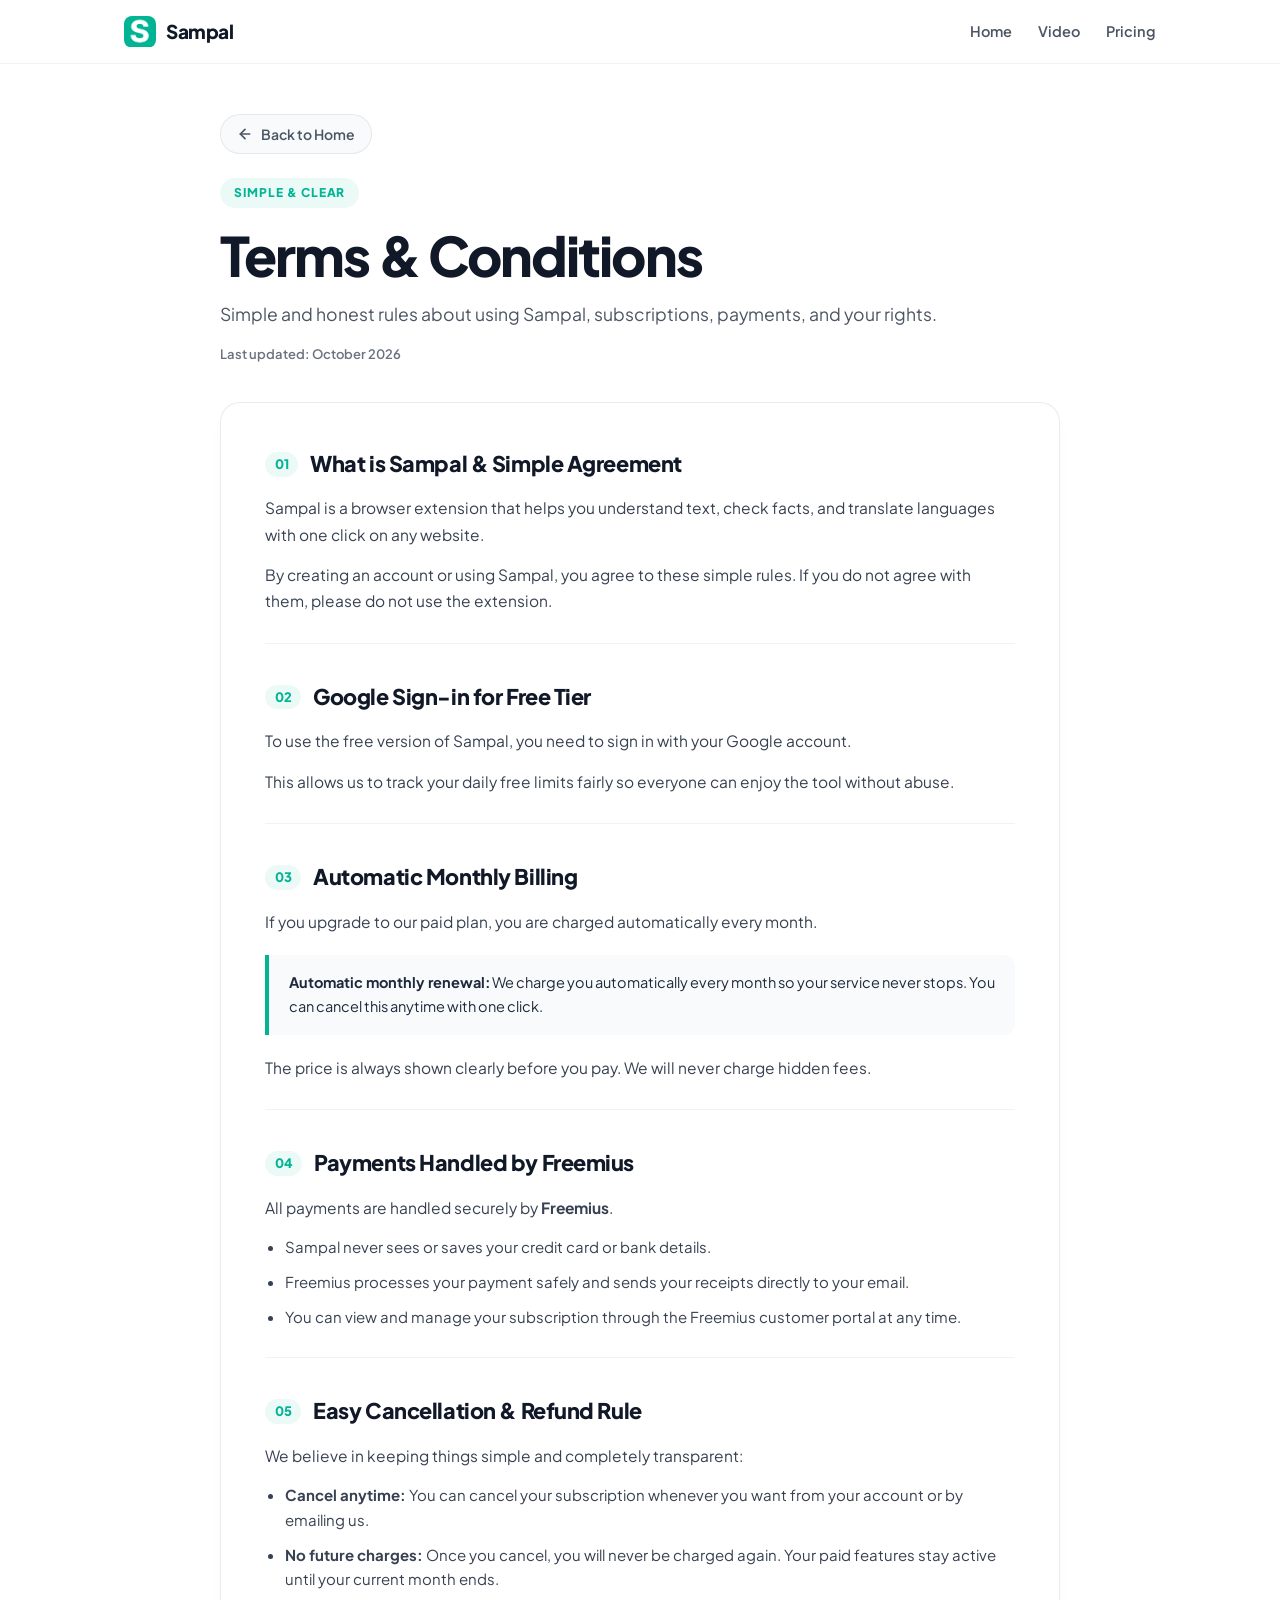
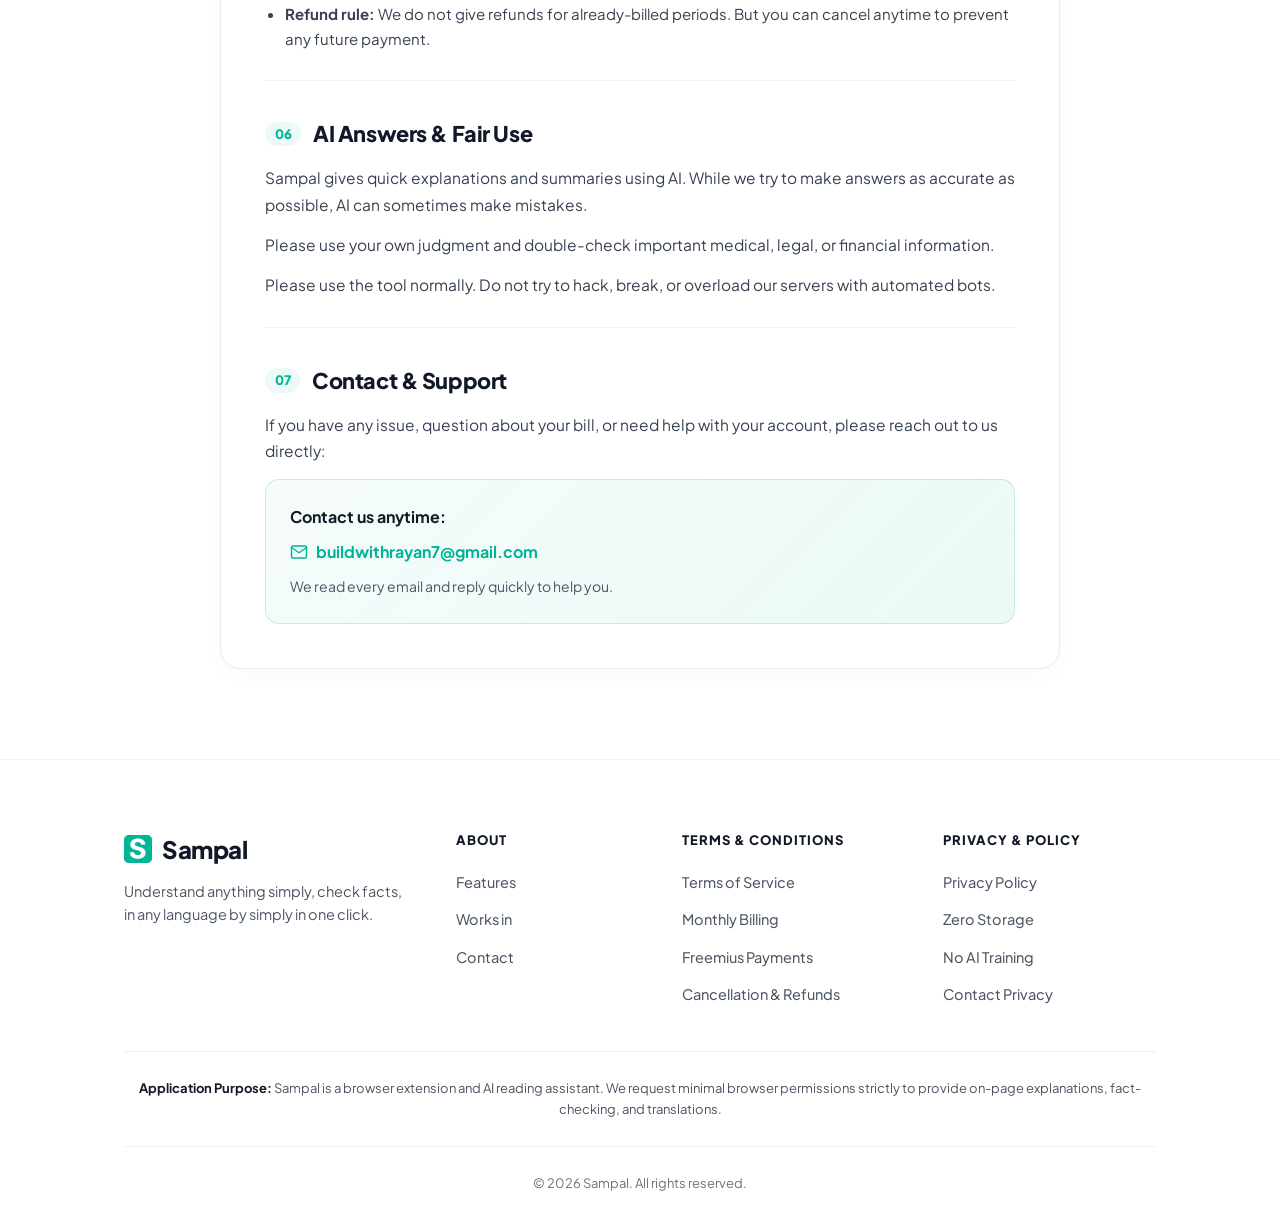
<file: terms.html>
<!DOCTYPE html>
<html lang="en">
<head>
  <meta charset="UTF-8">
  <meta name="viewport" content="width=device-width, initial-scale=1.0">
  <title>Terms & Conditions - Sampal</title>
  <meta name="description" content="Simple, clear Terms and Conditions for Sampal - monthly billing, easy cancellation, Freemius payments, and direct support.">
  <link rel="icon" type="image/png" href="assets/logo.png">
  <link rel="preconnect" href="https://fonts.googleapis.com">
  <link rel="preconnect" href="https://fonts.gstatic.com" crossorigin>
  <link href="https://fonts.googleapis.com/css2?family=Plus+Jakarta+Sans:wght@400;500;600;700;800;900&display=swap" rel="stylesheet">
  <link rel="stylesheet" href="style.css">
</head>
<body>

  <!-- Top Navigation Header -->
  <header class="top-nav">
    <div class="nav-container">
      <a href="index.html" class="brand-identity" title="Return to Sampal Homepage">
        <img src="assets/logo.png" alt="Sampal Logo" class="brand-logo" />
        <span class="brand-name">Sampal</span>
      </a>

      <nav class="nav-menu" aria-label="Main Navigation">
        <a href="index.html#hero" class="nav-link">Home</a>
        <a href="index.html#easy-to-use" class="nav-link">Video</a>
        <a href="index.html#pricing" class="nav-link">Pricing</a>
      </nav>
    </div>
  </header>

  <!-- Legal Main Content -->
  <main class="legal-main">
    <div class="container">
      <div class="legal-header-area">
        <div class="legal-back-nav">
          <a href="index.html" class="back-home-btn">
            <svg width="16" height="16" viewBox="0 0 24 24" fill="none" stroke="currentColor" stroke-width="2.5" stroke-linecap="round" stroke-linejoin="round">
              <line x1="19" y1="12" x2="5" y2="12"></line>
              <polyline points="12 19 5 12 12 5"></polyline>
            </svg>
            Back to Home
          </a>
        </div>
        <span class="legal-badge">Simple & Clear</span>
        <h1 class="legal-page-title">Terms & Conditions</h1>
        <p class="legal-page-subtitle">
          Simple and honest rules about using Sampal, subscriptions, payments, and your rights.
        </p>
        <span class="legal-update-date">Last updated: October 2026</span>
      </div>

      <div class="legal-content-card">
        <!-- Section 1 -->
        <article class="legal-article-section" id="agreement">
          <h2 class="legal-article-title">
            <span class="legal-section-num">01</span>
            What is Sampal & Simple Agreement
          </h2>
          <p class="legal-p">
            Sampal is a browser extension that helps you understand text, check facts, and translate languages with one click on any website.
          </p>
          <p class="legal-p">
            By creating an account or using Sampal, you agree to these simple rules. If you do not agree with them, please do not use the extension.
          </p>
        </article>

        <!-- Section 2 -->
        <article class="legal-article-section" id="account">
          <h2 class="legal-article-title">
            <span class="legal-section-num">02</span>
            Google Sign-in for Free Tier
          </h2>
          <p class="legal-p">
            To use the free version of Sampal, you need to sign in with your Google account.
          </p>
          <p class="legal-p">
            This allows us to track your daily free limits fairly so everyone can enjoy the tool without abuse.
          </p>
        </article>

        <!-- Section 3 -->
        <article class="legal-article-section" id="billing">
          <h2 class="legal-article-title">
            <span class="legal-section-num">03</span>
            Automatic Monthly Billing
          </h2>
          <p class="legal-p">
            If you upgrade to our paid plan, you are charged automatically every month.
          </p>
          <div class="legal-highlight-box">
            <p>
              <strong>Automatic monthly renewal:</strong> We charge you automatically every month so your service never stops. You can cancel this anytime with one click.
            </p>
          </div>
          <p class="legal-p">
            The price is always shown clearly before you pay. We will never charge hidden fees.
          </p>
        </article>

        <!-- Section 4 -->
        <article class="legal-article-section" id="payments">
          <h2 class="legal-article-title">
            <span class="legal-section-num">04</span>
            Payments Handled by Freemius
          </h2>
          <p class="legal-p">
            All payments are handled securely by <strong>Freemius</strong>.
          </p>
          <ul class="legal-list">
            <li>Sampal never sees or saves your credit card or bank details.</li>
            <li>Freemius processes your payment safely and sends your receipts directly to your email.</li>
            <li>You can view and manage your subscription through the Freemius customer portal at any time.</li>
          </ul>
        </article>

        <!-- Section 5 -->
        <article class="legal-article-section" id="cancellation">
          <h2 class="legal-article-title">
            <span class="legal-section-num">05</span>
            Easy Cancellation & Refund Rule
          </h2>
          <p class="legal-p">
            We believe in keeping things simple and completely transparent:
          </p>
          <ul class="legal-list">
            <li>
              <strong>Cancel anytime:</strong> You can cancel your subscription whenever you want from your account or by emailing us.
            </li>
            <li>
              <strong>No future charges:</strong> Once you cancel, you will never be charged again. Your paid features stay active until your current month ends.
            </li>
            <li>
              <strong>Refund rule:</strong> We do not give refunds for already-billed periods. But you can cancel anytime to prevent any future payment.
            </li>
          </ul>
        </article>

        <!-- Section 6 -->
        <article class="legal-article-section" id="ai-disclaimer">
          <h2 class="legal-article-title">
            <span class="legal-section-num">06</span>
            AI Answers & Fair Use
          </h2>
          <p class="legal-p">
            Sampal gives quick explanations and summaries using AI. While we try to make answers as accurate as possible, AI can sometimes make mistakes.
          </p>
          <p class="legal-p">
            Please use your own judgment and double-check important medical, legal, or financial information.
          </p>
          <p class="legal-p">
            Please use the tool normally. Do not try to hack, break, or overload our servers with automated bots.
          </p>
        </article>

        <!-- Section 7 -->
        <article class="legal-article-section" id="support">
          <h2 class="legal-article-title">
            <span class="legal-section-num">07</span>
            Contact & Support
          </h2>
          <p class="legal-p">
            If you have any issue, question about your bill, or need help with your account, please reach out to us directly:
          </p>
          <div class="legal-contact-card">
            <strong>Contact us anytime:</strong>
            <a href="mailto:buildwithrayan7@gmail.com" class="legal-contact-email">
              <svg width="18" height="18" viewBox="0 0 24 24" fill="none" stroke="currentColor" stroke-width="2" stroke-linecap="round" stroke-linejoin="round">
                <path d="M4 4h16c1.1 0 2 .9 2 2v12c0 1.1-.9 2-2 2H4c-1.1 0-2-.9-2-2V6c0-1.1.9-2 2-2z"></path>
                <polyline points="22,6 12,13 2,6"></polyline>
              </svg>
              buildwithrayan7@gmail.com
            </a>
            <p class="legal-p" style="margin: 0; font-size: 14px; color: #4b5563;">
              We read every email and reply quickly to help you.
            </p>
          </div>
        </article>
      </div>
    </div>
  </main>

  <!-- Expanded Startup Multi-Column Footer -->
  <footer class="site-footer">
    <div class="container">
      <div class="footer-main-grid">
        <!-- Brand & Tagline Column -->
        <div class="footer-brand-col">
          <a href="index.html" class="footer-brand-title">
            <img src="assets/logo.png" alt="Sampal" class="footer-brand-logo" />
            <span>Sampal</span>
          </a>
          <p class="footer-brand-tagline">
            Understand anything simply, check facts, in any language by simply in one click.
          </p>
        </div>

        <!-- ABOUT Column -->
        <div class="footer-links-col">
          <h4 class="footer-col-heading">ABOUT</h4>
          <ul class="footer-nav-list">
            <li><a href="index.html#features" class="footer-nav-link">Features</a></li>
            <li><a href="index.html#platforms" class="footer-nav-link">Works in</a></li>
            <li><a href="mailto:buildwithrayan7@gmail.com" class="footer-nav-link">Contact</a></li>
          </ul>
        </div>

        <!-- TERMS & CONDITIONS Column -->
        <div class="footer-links-col">
          <h4 class="footer-col-heading">TERMS & CONDITIONS</h4>
          <ul class="footer-nav-list">
            <li><a href="terms.html" class="footer-nav-link">Terms of Service</a></li>
            <li><a href="terms.html#billing" class="footer-nav-link">Monthly Billing</a></li>
            <li><a href="terms.html#payments" class="footer-nav-link">Freemius Payments</a></li>
            <li><a href="terms.html#cancellation" class="footer-nav-link">Cancellation & Refunds</a></li>
          </ul>
        </div>

        <!-- PRIVACY & POLICY Column -->
        <div class="footer-links-col">
          <h4 class="footer-col-heading">PRIVACY & POLICY</h4>
          <ul class="footer-nav-list">
            <li><a href="privacy.html" class="footer-nav-link">Privacy Policy</a></li>
            <li><a href="privacy.html#zero-storage" class="footer-nav-link">Zero Storage</a></li>
            <li><a href="privacy.html#zero-training" class="footer-nav-link">No AI Training</a></li>
            <li><a href="privacy.html#contact" class="footer-nav-link">Contact Privacy</a></li>
          </ul>
        </div>
      </div>

      <hr class="footer-divider" />

      <!-- Application Purpose Statement -->
      <div class="footer-purpose-box">
        <p class="footer-purpose-text">
          <span class="footer-purpose-strong">Application Purpose:</span> Sampal is a browser extension and AI reading assistant. We request minimal browser permissions strictly to provide on-page explanations, fact-checking, and translations.
        </p>
      </div>

      <hr class="footer-divider" />

      <!-- Copyright -->
      <div class="footer-bottom">
        <p class="footer-copyright">© 2026 Sampal. All rights reserved.</p>
      </div>
    </div>
  </footer>

</body>
</html>
</file>
<file: style.css>
/* ====================================================================
   SAMPAL - CLEAN, MODERN & SMOOTH WEBSITE
   Palette: Pure White & Signature Teal (#00b494)
   ==================================================================== */

:root {
  --color-brand: #00b494;
  --color-brand-light: rgba(0, 180, 148, 0.08);
  --color-accent-orange: #f97316;
  --color-text-main: #111827;
  --color-text-sub: #4b5563;
  --color-text-muted: #6b7280;
  --color-bg: #ffffff;
  --color-card-bg: #ffffff;
  --color-surface-soft: #f9fafb;
  --color-border: rgba(0, 0, 0, 0.07);
  --color-border-hover: rgba(0, 180, 148, 0.35);
  --font-main: 'Plus Jakarta Sans', -apple-system, BlinkMacSystemFont, "Segoe UI", Roboto, sans-serif;
  --radius-card: 20px;
  --radius-pill: 9999px;
  --transition-smooth: all 0.28s cubic-bezier(0.16, 1, 0.3, 1);
}

*, *::before, *::after {
  margin: 0;
  padding: 0;
  box-sizing: border-box;
}

html {
  scroll-behavior: smooth;
  background-color: var(--color-bg);
}

body {
  background-color: var(--color-bg);
  color: var(--color-text-main);
  font-family: var(--font-main);
  -webkit-font-smoothing: antialiased;
  -moz-osx-font-smoothing: grayscale;
  line-height: 1.6;
}

.container {
  width: 100%;
  max-width: 1080px;
  margin: 0 auto;
  padding: 0 24px;
}

/* ====================================================================
   TOP NAVIGATION
   ==================================================================== */
.top-nav {
  position: sticky;
  top: 0;
  z-index: 100;
  background: rgba(255, 255, 255, 0.92);
  backdrop-filter: blur(14px);
  -webkit-backdrop-filter: blur(14px);
  border-bottom: 1px solid rgba(0, 0, 0, 0.05);
  height: 64px;
  display: flex;
  align-items: center;
}

.nav-container {
  width: 100%;
  max-width: 1080px;
  margin: 0 auto;
  padding: 0 24px;
  display: flex;
  align-items: center;
  justify-content: space-between;
}

.brand-identity {
  display: inline-flex;
  align-items: center;
  gap: 10px;
  text-decoration: none;
  user-select: none;
  transition: opacity 0.2s ease;
}

.brand-identity:hover {
  opacity: 0.85;
}

.brand-logo {
  width: 32px;
  height: 32px;
  border-radius: 8px;
  object-fit: contain;
  display: block;
}

.brand-name {
  font-size: 19px;
  font-weight: 800;
  color: var(--color-text-main);
  letter-spacing: -0.02em;
}

/* Claritly Inspiration: Right-aligned Nav Links & Profile */
.nav-menu {
  display: flex;
  align-items: center;
  gap: 26px;
}

.nav-link {
  font-size: 14.5px;
  font-weight: 600;
  color: var(--color-text-sub);
  text-decoration: none;
  transition: var(--transition-smooth);
  cursor: pointer;
}

.nav-link:hover {
  color: var(--color-brand);
}

.nav-auth-wrapper {
  position: relative;
  display: flex;
  align-items: center;
}

/* Sign In Button */
.nav-signin-btn {
  display: inline-flex;
  align-items: center;
  gap: 8px;
  padding: 7px 16px;
  background: #ffffff;
  color: #1f2937;
  border: 1px solid rgba(0, 0, 0, 0.12);
  border-radius: var(--radius-pill);
  font-size: 13.5px;
  font-weight: 600;
  cursor: pointer;
  transition: var(--transition-smooth);
  box-shadow: 0 1px 3px rgba(0, 0, 0, 0.04);
}

.nav-signin-btn:hover {
  border-color: var(--color-brand);
  color: var(--color-brand);
  box-shadow: 0 2px 8px rgba(0, 180, 148, 0.15);
  transform: translateY(-1px);
}

/* Profile Avatar Circle (Claritly Reference: Purple Avatar with initial) */
.nav-profile-container {
  position: relative;
}

.nav-avatar-btn {
  width: 36px;
  height: 36px;
  border-radius: 50%;
  background: linear-gradient(135deg, #7c3aed 0%, #6d28d9 100%);
  color: #ffffff;
  font-size: 15px;
  font-weight: 700;
  border: none;
  cursor: pointer;
  display: flex;
  align-items: center;
  justify-content: center;
  box-shadow: 0 2px 8px rgba(124, 58, 237, 0.28);
  transition: transform 0.18s cubic-bezier(0.16, 1, 0.3, 1), box-shadow 0.18s ease;
  user-select: none;
}

.nav-avatar-btn:hover {
  transform: scale(1.06);
  box-shadow: 0 4px 14px rgba(124, 58, 237, 0.38);
}

.nav-avatar-text {
  text-transform: uppercase;
  line-height: 1;
}

/* Profile Floating Dropdown */
.nav-profile-dropdown {
  display: none;
  position: absolute;
  top: calc(100% + 12px);
  right: 0;
  background: #ffffff;
  border: 1px solid rgba(0, 0, 0, 0.08);
  border-radius: 14px;
  box-shadow: 0 16px 36px rgba(0, 0, 0, 0.12);
  padding: 14px;
  min-width: 220px;
  z-index: 1000;
}

.nav-profile-container:hover .nav-profile-dropdown,
.nav-profile-container:focus-within .nav-profile-dropdown,
.nav-profile-dropdown.open {
  display: block !important;
  opacity: 1 !important;
  visibility: visible !important;
  pointer-events: auto !important;
  animation: dropdownFade 0.2s cubic-bezier(0.16, 1, 0.3, 1);
}

.nav-profile-dropdown::before {
  content: "";
  position: absolute;
  top: -14px;
  left: 0;
  right: 0;
  height: 14px;
}

@keyframes dropdownFade {
  from {
    opacity: 0;
    transform: translateY(6px);
  }
  to {
    opacity: 1;
    transform: translateY(0);
  }
}

.dropdown-user-header {
  display: flex;
  flex-direction: column;
  gap: 2px;
  padding-bottom: 8px;
}

.dropdown-user-name {
  font-size: 13.5px;
  font-weight: 700;
  color: var(--color-text-main);
}

.dropdown-user-email {
  font-size: 11.5px;
  color: var(--color-text-muted);
  word-break: break-all;
}

.dropdown-plan-tag {
  display: inline-block;
  font-size: 10px;
  font-weight: 800;
  color: var(--color-brand);
  background: var(--color-brand-light);
  padding: 2px 7px;
  border-radius: 4px;
  margin-top: 6px;
  align-self: flex-start;
  letter-spacing: 0.05em;
}

.dropdown-divider {
  height: 1px;
  background: rgba(0, 0, 0, 0.06);
  margin: 6px 0 10px 0;
}

.dropdown-action-btn.logout {
  width: 100%;
  display: flex;
  align-items: center;
  gap: 8px;
  padding: 8px 10px;
  background: rgba(244, 33, 46, 0.06);
  border: 1px solid rgba(244, 33, 46, 0.14);
  border-radius: 8px;
  color: #dc2626;
  font-size: 12.5px;
  font-weight: 600;
  cursor: pointer;
  transition: all 0.15s ease;
}

.dropdown-action-btn.logout:hover {
  background: rgba(244, 33, 46, 0.12);
  color: #b91c1c;
}

/* ====================================================================
   SECTION 1: HERO
   ==================================================================== */
.hero-section {
  min-height: 78vh;
  display: flex;
  align-items: center;
  justify-content: center;
  padding: 50px 24px 60px 24px;
  background: var(--color-bg);
}

.hero-content {
  text-align: center;
  max-width: 860px;
  animation: heroFadeIn 0.8s cubic-bezier(0.16, 1, 0.3, 1) forwards;
}

.hero-title {
  font-size: clamp(4.5rem, 14vw, 9.5rem);
  font-weight: 900;
  color: var(--color-brand);
  letter-spacing: -0.045em;
  line-height: 1.02;
  margin-bottom: 24px;
  user-select: none;
  transition: transform 0.3s ease;
}

.hero-title:hover {
  transform: scale(1.02);
}

.hero-tagline {
  font-size: clamp(1.15rem, 2.4vw, 1.55rem);
  font-weight: 500;
  color: var(--color-text-sub);
  letter-spacing: -0.015em;
  line-height: 1.55;
  max-width: 680px;
  margin: 0 auto;
}

@keyframes heroFadeIn {
  from {
    opacity: 0;
    transform: translateY(18px);
  }
  to {
    opacity: 1;
    transform: translateY(0);
  }
}

/* ====================================================================
   INFINITE PLATFORMS MARQUEE SECTION
   ==================================================================== */
.platforms-section {
  padding: 50px 0 80px 0;
  background: #ffffff;
  overflow: hidden;
  border-top: 1px solid rgba(0, 0, 0, 0.04);
}

.platforms-label {
  text-align: center;
  font-size: 12px;
  font-weight: 700;
  letter-spacing: 0.12em;
  text-transform: uppercase;
  color: #9ca3af;
  margin-bottom: 28px;
}

.marquee-container {
  width: 100%;
  overflow: hidden;
  position: relative;
  mask-image: linear-gradient(to right, transparent, black 10%, black 90%, transparent);
  -webkit-mask-image: linear-gradient(to right, transparent, black 10%, black 90%, transparent);
}

.marquee-track {
  display: flex;
  align-items: center;
  gap: 52px;
  width: max-content;
  animation: infiniteScroll 28s linear infinite;
  padding: 10px 0;
}

.marquee-track:hover {
  animation-play-state: paused;
}

.platform-chip {
  display: inline-flex;
  align-items: center;
  gap: 10px;
  color: #9ca3af;
  cursor: pointer;
  user-select: none;
  transition: var(--transition-smooth);
}

.platform-chip svg {
  width: 25px;
  height: 25px;
  fill: currentColor;
  transition: transform 0.25s cubic-bezier(0.16, 1, 0.3, 1), color 0.2s ease;
}

.platform-chip span {
  font-size: 14.5px;
  font-weight: 600;
  color: #6b7280;
  letter-spacing: -0.01em;
  transition: color 0.2s ease;
}

.platform-chip:hover svg {
  transform: scale(1.15) translateY(-2px);
  color: var(--color-brand);
}

.platform-chip:hover span {
  color: var(--color-text-main);
}

@keyframes infiniteScroll {
  0% { transform: translateX(0); }
  100% { transform: translateX(-50%); }
}

/* ====================================================================
   COMMON SECTION HEADERS
   ==================================================================== */
.section {
  padding: 95px 0;
  position: relative;
}

.section-header {
  text-align: center;
  max-width: 720px;
  margin: 0 auto 50px auto;
}

.section-title {
  font-size: clamp(2.2rem, 4.5vw, 3.2rem);
  font-weight: 800;
  color: var(--color-text-main);
  letter-spacing: -0.03em;
  line-height: 1.15;
  margin-bottom: 14px;
}

.section-subtitle {
  font-size: clamp(1.05rem, 2vw, 1.25rem);
  color: var(--color-text-sub);
  font-weight: 450;
  line-height: 1.55;
  letter-spacing: -0.01em;
}

/* ====================================================================
   SECTION 2: EASY TO USE & VIDEO CONTAINER
   ==================================================================== */
.easy-section {
  background: #ffffff;
  border-top: 1px solid rgba(0, 0, 0, 0.04);
}

.video-container {
  width: 100%;
  max-width: 920px;
  margin: 0 auto;
  border-radius: var(--radius-card);
  background: var(--color-surface-soft);
  border: 1px solid var(--color-border);
  box-shadow: 0 24px 60px -15px rgba(0, 0, 0, 0.06), 0 0 1px 1px rgba(0, 0, 0, 0.04);
  overflow: hidden;
  position: relative;
  aspect-ratio: 16 / 9;
  display: flex;
  align-items: center;
  justify-content: center;
  transition: var(--transition-smooth);
}

.video-container:hover {
  box-shadow: 0 30px 70px -15px rgba(0, 0, 0, 0.09), 0 0 1px 1px rgba(0, 0, 0, 0.06);
  border-color: rgba(0, 180, 148, 0.3);
}

.video-placeholder {
  width: 100%;
  height: 100%;
  display: flex;
  align-items: center;
  justify-content: center;
  background: linear-gradient(135deg, #fdfdfd 0%, #f4f6f8 100%);
  position: relative;
  padding: 32px;
}

.video-mockup-content {
  width: 100%;
  max-width: 680px;
  display: flex;
  flex-direction: column;
  align-items: center;
  gap: 36px;
  text-align: center;
}

.sample-text-block {
  background: #ffffff;
  border: 1px solid rgba(0, 0, 0, 0.08);
  border-radius: 14px;
  padding: 20px 24px;
  box-shadow: 0 8px 24px -6px rgba(0, 0, 0, 0.05);
  position: relative;
  max-width: 620px;
}

.highlighted-text {
  font-size: 14.5px;
  line-height: 1.6;
  color: #374151;
  background: rgba(0, 180, 148, 0.15);
  border-radius: 4px;
  padding: 2px 4px;
  display: inline;
}

/* 3D "Ask sampal" Button Badge preview inside frame */
.ask-sampal-badge {
  position: absolute;
  top: -18px;
  right: 28px;
  display: inline-flex;
  align-items: center;
  justify-content: center;
  background: linear-gradient(180deg, #222327 0%, #111215 45%, #000000 100%);
  border: 1px solid rgba(255, 255, 255, 0.2);
  border-top: 1px solid rgba(255, 255, 255, 0.48);
  box-shadow: inset 0 1px 1px rgba(255, 255, 255, 0.38), 0 8px 20px -3px rgba(0, 0, 0, 0.7);
  border-radius: 12px;
  padding: 6px 18px;
  color: #ffffff;
  font-size: 13.5px;
  font-weight: 700;
  letter-spacing: -0.01em;
  user-select: none;
  animation: floatSubtle 3s ease-in-out infinite;
}

@keyframes floatSubtle {
  0%, 100% { transform: translateY(0); }
  50% { transform: translateY(-4px); }
}

.play-action-hint {
  display: inline-flex;
  flex-direction: column;
  align-items: center;
  gap: 12px;
}

.play-button-circle {
  width: 58px;
  height: 58px;
  border-radius: 50%;
  background: var(--color-brand);
  color: #ffffff;
  display: flex;
  align-items: center;
  justify-content: center;
  box-shadow: 0 12px 28px -6px rgba(0, 180, 148, 0.45);
  cursor: pointer;
  transition: var(--transition-smooth);
}

.play-button-circle:hover {
  transform: scale(1.1);
  box-shadow: 0 16px 36px -6px rgba(0, 180, 148, 0.6);
}

.play-button-circle svg {
  width: 22px;
  height: 22px;
  margin-left: 3px;
}

.video-hint-label {
  font-size: 13px;
  font-weight: 500;
  color: var(--color-text-muted);
}

/* ====================================================================
   SECTION 3: HOW IT MAKES YOUR WORK EASY
   ==================================================================== */
.benefits-section {
  background: #ffffff;
  border-top: 1px solid rgba(0, 0, 0, 0.04);
}

.benefits-grid {
  display: grid;
  grid-template-columns: repeat(3, 1fr);
  gap: 28px;
}

.benefit-card {
  background: var(--color-card-bg);
  border: 1px solid var(--color-border);
  border-radius: var(--radius-card);
  padding: 40px 32px;
  display: flex;
  flex-direction: column;
  align-items: flex-start;
  transition: var(--transition-smooth);
  position: relative;
  box-shadow: 0 4px 16px -4px rgba(0, 0, 0, 0.03);
}

.benefit-card:hover {
  transform: translateY(-6px);
  border-color: var(--color-border-hover);
  box-shadow: 0 20px 48px -12px rgba(0, 0, 0, 0.08);
}

.benefit-number {
  font-size: 14px;
  font-weight: 800;
  color: var(--color-brand);
  background: var(--color-brand-light);
  border-radius: var(--radius-pill);
  padding: 4px 12px;
  margin-bottom: 22px;
  letter-spacing: 0.04em;
}

.benefit-heading {
  font-size: 1.28rem;
  font-weight: 750;
  color: var(--color-text-main);
  letter-spacing: -0.02em;
  line-height: 1.35;
  margin-bottom: 14px;
}

.benefit-description {
  font-size: 0.98rem;
  color: var(--color-text-sub);
  line-height: 1.65;
  font-weight: 450;
}

/* ====================================================================
   SECTION 4: FREQUENTLY ASKED QUESTIONS (FAQ)
   ==================================================================== */
.faq-section {
  background: #ffffff;
  border-top: 1px solid rgba(0, 0, 0, 0.04);
}

.faq-list {
  max-width: 780px;
  margin: 0 auto;
  display: flex;
  flex-direction: column;
  gap: 14px;
}

.faq-item {
  background: #ffffff;
  border: 1px solid rgba(0, 0, 0, 0.08);
  border-radius: 14px;
  box-shadow: 0 4px 14px -3px rgba(0, 0, 0, 0.03);
  transition: var(--transition-smooth);
  overflow: hidden;
}

.faq-item:hover {
  border-color: rgba(0, 0, 0, 0.16);
  box-shadow: 0 8px 24px -4px rgba(0, 0, 0, 0.06);
}

.faq-item.active {
  border-color: rgba(0, 180, 148, 0.45);
  box-shadow: 0 10px 28px -6px rgba(0, 180, 148, 0.1);
}

.faq-question {
  width: 100%;
  display: flex;
  align-items: center;
  justify-content: space-between;
  gap: 16px;
  padding: 22px 26px;
  background: transparent;
  border: none;
  cursor: pointer;
  text-align: left;
  font-family: inherit;
  font-size: 16.5px;
  font-weight: 700;
  color: var(--color-text-main);
  letter-spacing: -0.015em;
  transition: color 0.2s ease;
}

.faq-question:hover {
  color: var(--color-brand);
}

.faq-icon {
  font-size: 22px;
  font-weight: 700;
  color: var(--color-accent-orange);
  flex-shrink: 0;
  line-height: 1;
  width: 24px;
  height: 24px;
  display: flex;
  align-items: center;
  justify-content: center;
  transition: transform 0.3s cubic-bezier(0.16, 1, 0.3, 1), color 0.2s ease;
}

.faq-item.active .faq-icon {
  transform: rotate(45deg);
  color: #ef4444;
}

.faq-answer {
  max-height: 0;
  opacity: 0;
  overflow: hidden;
  padding: 0 26px;
  transition: max-height 0.32s cubic-bezier(0.16, 1, 0.3, 1), opacity 0.25s ease, padding 0.3s ease;
}

.faq-item.active .faq-answer {
  max-height: 240px;
  opacity: 1;
  padding: 0 26px 24px 26px;
}

.faq-answer p {
  font-size: 15px;
  color: var(--color-text-sub);
  line-height: 1.65;
  font-weight: 450;
}

/* ====================================================================
   EXPANDED STARTUP MULTI-COLUMN FOOTER
   ==================================================================== */
.site-footer {
  padding: 70px 0 36px 0;
  border-top: 1px solid rgba(0, 0, 0, 0.06);
  background: #ffffff;
  color: var(--color-text-main);
}

.footer-main-grid {
  display: grid;
  grid-template-columns: 1.6fr 1fr 1.2fr 1.2fr;
  gap: 48px;
  margin-bottom: 44px;
}

.footer-brand-col {
  display: flex;
  flex-direction: column;
  gap: 12px;
}

.footer-brand-title {
  font-size: 24px;
  font-weight: 800;
  color: var(--color-text-main);
  letter-spacing: -0.02em;
  display: inline-flex;
  align-items: center;
  gap: 10px;
  text-decoration: none;
}

.footer-brand-logo {
  width: 28px;
  height: 28px;
  object-fit: contain;
}

.footer-brand-tagline {
  font-size: 14.5px;
  color: var(--color-text-sub);
  line-height: 1.55;
  max-width: 320px;
}

.footer-links-col {
  display: flex;
  flex-direction: column;
}

.footer-col-heading {
  font-size: 13px;
  font-weight: 800;
  letter-spacing: 0.08em;
  text-transform: uppercase;
  color: var(--color-text-main);
  margin-bottom: 18px;
}

.footer-nav-list {
  list-style: none;
  display: flex;
  flex-direction: column;
  gap: 12px;
  padding: 0;
  margin: 0;
}

.footer-nav-link {
  font-size: 14.5px;
  color: var(--color-text-sub);
  text-decoration: none;
  transition: color 0.2s ease, transform 0.2s ease;
  display: inline-block;
  font-weight: 450;
}

.footer-nav-link:hover {
  color: var(--color-brand);
  transform: translateX(2px);
}

.footer-divider {
  border: none;
  border-top: 1px solid rgba(0, 0, 0, 0.06);
  margin: 22px 0;
}

.footer-purpose-box {
  padding: 4px 0;
  text-align: center;
}

.footer-purpose-text {
  font-size: 13px;
  color: var(--color-text-sub);
  line-height: 1.6;
}

.footer-purpose-strong {
  font-weight: 700;
  color: var(--color-text-main);
}

.footer-bottom {
  text-align: center;
  padding-top: 4px;
}

.footer-copyright {
  font-size: 13px;
  color: var(--color-text-muted);
}

/* ====================================================================
   DEDICATED LEGAL & POLICY PAGES (Terms & Conditions, Privacy Policy)
   ==================================================================== */
.legal-main {
  padding: 50px 0 90px 0;
  background: #ffffff;
  min-height: 80vh;
}

.legal-header-area {
  max-width: 840px;
  margin: 0 auto 36px auto;
}

.legal-back-nav {
  margin-bottom: 24px;
}

.back-home-btn {
  display: inline-flex;
  align-items: center;
  gap: 8px;
  font-size: 14px;
  font-weight: 600;
  color: var(--color-text-sub);
  text-decoration: none;
  padding: 8px 16px;
  background: var(--color-surface-soft);
  border: 1px solid var(--color-border);
  border-radius: var(--radius-pill);
  transition: var(--transition-smooth);
}

.back-home-btn:hover {
  color: var(--color-brand);
  border-color: var(--color-border-hover);
  background: #ffffff;
}

.legal-badge {
  display: inline-block;
  font-size: 12px;
  font-weight: 800;
  letter-spacing: 0.08em;
  text-transform: uppercase;
  color: var(--color-brand);
  background: var(--color-brand-light);
  padding: 5px 14px;
  border-radius: var(--radius-pill);
  margin-bottom: 16px;
}

.legal-page-title {
  font-size: clamp(2.4rem, 5vw, 3.4rem);
  font-weight: 900;
  color: var(--color-text-main);
  letter-spacing: -0.035em;
  line-height: 1.15;
  margin-bottom: 14px;
}

.legal-page-subtitle {
  font-size: 1.1rem;
  color: var(--color-text-sub);
  line-height: 1.6;
  margin-bottom: 12px;
}

.legal-update-date {
  font-size: 13px;
  font-weight: 600;
  color: var(--color-text-muted);
}

.legal-content-card {
  max-width: 840px;
  margin: 0 auto;
  background: #ffffff;
  border: 1px solid rgba(0, 0, 0, 0.08);
  border-radius: 20px;
  padding: 44px;
  box-shadow: 0 10px 30px -10px rgba(0, 0, 0, 0.04);
  display: flex;
  flex-direction: column;
  gap: 36px;
}

.legal-article-section {
  display: flex;
  flex-direction: column;
  gap: 14px;
  padding-bottom: 28px;
  border-bottom: 1px solid rgba(0, 0, 0, 0.05);
}

.legal-article-section:last-child {
  padding-bottom: 0;
  border-bottom: none;
}

.legal-article-title {
  font-size: 1.35rem;
  font-weight: 800;
  color: var(--color-text-main);
  letter-spacing: -0.02em;
  display: flex;
  align-items: center;
  gap: 12px;
}

.legal-section-num {
  font-size: 13px;
  font-weight: 800;
  color: var(--color-brand);
  background: var(--color-brand-light);
  padding: 2px 10px;
  border-radius: var(--radius-pill);
}

.legal-p {
  font-size: 15.5px;
  color: #374151;
  line-height: 1.7;
}

.legal-highlight-box {
  background: #f8fafc;
  border-left: 4px solid var(--color-brand);
  border-radius: 0 12px 12px 0;
  padding: 16px 20px;
  margin: 6px 0;
}

.legal-highlight-box p {
  font-size: 14.5px;
  color: #1e293b;
  line-height: 1.65;
  margin: 0;
}

.legal-list {
  padding-left: 20px;
  display: flex;
  flex-direction: column;
  gap: 10px;
}

.legal-list li {
  font-size: 15px;
  color: #374151;
  line-height: 1.65;
}

.legal-contact-card {
  background: linear-gradient(135deg, rgba(0, 180, 148, 0.04) 0%, rgba(0, 180, 148, 0.08) 100%);
  border: 1px solid rgba(0, 180, 148, 0.2);
  border-radius: 14px;
  padding: 24px;
  display: flex;
  flex-direction: column;
  gap: 10px;
}

.legal-contact-email {
  display: inline-flex;
  align-items: center;
  gap: 8px;
  font-size: 16px;
  font-weight: 700;
  color: var(--color-brand);
  text-decoration: none;
  transition: color 0.2s ease;
}

.legal-contact-email:hover {
  color: #00876f;
  text-decoration: underline;
}

/* ====================================================================
   RESPONSIVE DESIGN
   ==================================================================== */
@media (max-width: 900px) {
  .benefits-grid {
    grid-template-columns: 1fr;
    gap: 20px;
  }
  .section {
    padding: 70px 0;
  }
  .hero-section {
    min-height: 65vh;
  }
  .marquee-track {
    gap: 36px;
  }
  .footer-main-grid {
    grid-template-columns: 1fr 1fr;
    gap: 36px;
  }
}

@media (max-width: 640px) {
  .top-nav {
    height: 56px;
  }
  .brand-logo {
    width: 28px;
    height: 28px;
  }
  .brand-name {
    font-size: 17px;
  }
  .video-placeholder {
    padding: 20px;
  }
  .sample-text-block {
    padding: 16px;
  }
  .ask-sampal-badge {
    top: -14px;
    right: 14px;
    padding: 4px 12px;
    font-size: 12px;
  }
  .faq-question {
    padding: 18px 20px;
    font-size: 15.5px;
  }
  .faq-item.active .faq-answer {
    padding: 0 20px 20px 20px;
  }
  .footer-main-grid {
    grid-template-columns: 1fr;
    gap: 32px;
  }
  .legal-content-card {
    padding: 26px 18px;
  }
  .legal-page-title {
    font-size: 2.2rem;
  }
}

/* ====================================================================
   SECTION: PRICING PLANS
   ==================================================================== */
.pricing-section {
  background: linear-gradient(180deg, #ffffff 0%, #fbfcfc 100%);
  border-top: 1px solid rgba(0, 0, 0, 0.04);
  border-bottom: 1px solid rgba(0, 0, 0, 0.04);
}

.pricing-grid {
  display: grid;
  grid-template-columns: repeat(2, minmax(0, 1fr));
  gap: 32px;
  max-width: 860px;
  margin: 40px auto 0 auto;
  align-items: stretch;
}

.pricing-card {
  position: relative;
  background: #ffffff;
  border: 1px solid rgba(0, 0, 0, 0.08);
  border-radius: var(--radius-card);
  padding: 38px 32px;
  display: flex;
  flex-direction: column;
  transition: var(--transition-smooth);
  box-shadow: 0 4px 20px rgba(0, 0, 0, 0.03);
}

.pricing-card:hover {
  transform: translateY(-4px);
  box-shadow: 0 16px 36px rgba(0, 0, 0, 0.07);
}

.pricing-card.featured {
  border: 2px solid var(--color-brand);
  box-shadow: 0 12px 36px rgba(0, 180, 148, 0.14);
}

.popular-tag {
  position: absolute;
  top: -13px;
  left: 50%;
  transform: translateX(-50%);
  background: var(--color-brand);
  color: #ffffff;
  font-size: 11px;
  font-weight: 800;
  padding: 4px 14px;
  border-radius: var(--radius-pill);
  letter-spacing: 0.06em;
  box-shadow: 0 4px 12px rgba(0, 180, 148, 0.35);
}

.pricing-plan-header {
  margin-bottom: 20px;
}

.plan-name {
  font-size: 22px;
  font-weight: 800;
  color: var(--color-text-main);
  margin-bottom: 6px;
}

.plan-desc {
  font-size: 14px;
  color: var(--color-text-muted);
  line-height: 1.5;
}

.plan-price-wrap {
  display: flex;
  align-items: baseline;
  gap: 4px;
  margin-bottom: 26px;
  padding-bottom: 22px;
  border-bottom: 1px solid rgba(0, 0, 0, 0.06);
}

.plan-currency {
  font-size: 24px;
  font-weight: 700;
  color: var(--color-text-main);
}

.plan-amount {
  font-size: 46px;
  font-weight: 900;
  line-height: 1;
  color: var(--color-text-main);
  letter-spacing: -0.03em;
}

.plan-period {
  font-size: 14px;
  font-weight: 600;
  color: var(--color-text-muted);
}

.plan-features {
  list-style: none;
  display: flex;
  flex-direction: column;
  gap: 14px;
  margin-bottom: 30px;
  flex: 1;
}

.plan-features li {
  display: flex;
  align-items: center;
  gap: 12px;
  font-size: 14px;
  color: var(--color-text-sub);
}

.plan-features li strong {
  color: var(--color-text-main);
}

.check-icon {
  width: 18px;
  height: 18px;
  stroke: var(--color-brand);
  stroke-width: 2.5;
  fill: none;
  flex-shrink: 0;
}

.plan-btn {
  display: inline-flex;
  align-items: center;
  justify-content: center;
  width: 100%;
  padding: 13px 20px;
  border-radius: var(--radius-pill);
  font-size: 15px;
  font-weight: 700;
  text-decoration: none;
  cursor: pointer;
  transition: var(--transition-smooth);
}

.plan-btn.btn-primary {
  background: var(--color-brand);
  color: #ffffff;
  border: none;
  box-shadow: 0 4px 14px rgba(0, 180, 148, 0.3);
}

.plan-btn.btn-primary:hover {
  background: #009e82;
  transform: translateY(-2px);
  box-shadow: 0 8px 22px rgba(0, 180, 148, 0.4);
}

.plan-btn.btn-secondary {
  background: rgba(0, 0, 0, 0.04);
  color: var(--color-text-main);
  border: 1px solid rgba(0, 0, 0, 0.08);
}

.plan-btn.btn-secondary:hover {
  background: rgba(0, 0, 0, 0.08);
}

.payment-guarantee {
  display: flex;
  align-items: center;
  justify-content: center;
  gap: 6px;
  margin-top: 14px;
  font-size: 11.5px;
  color: var(--color-text-muted);
  text-align: center;
}

@media (max-width: 768px) {
  .pricing-grid {
    grid-template-columns: 1fr;
    max-width: 440px;
  }
}
</file>
